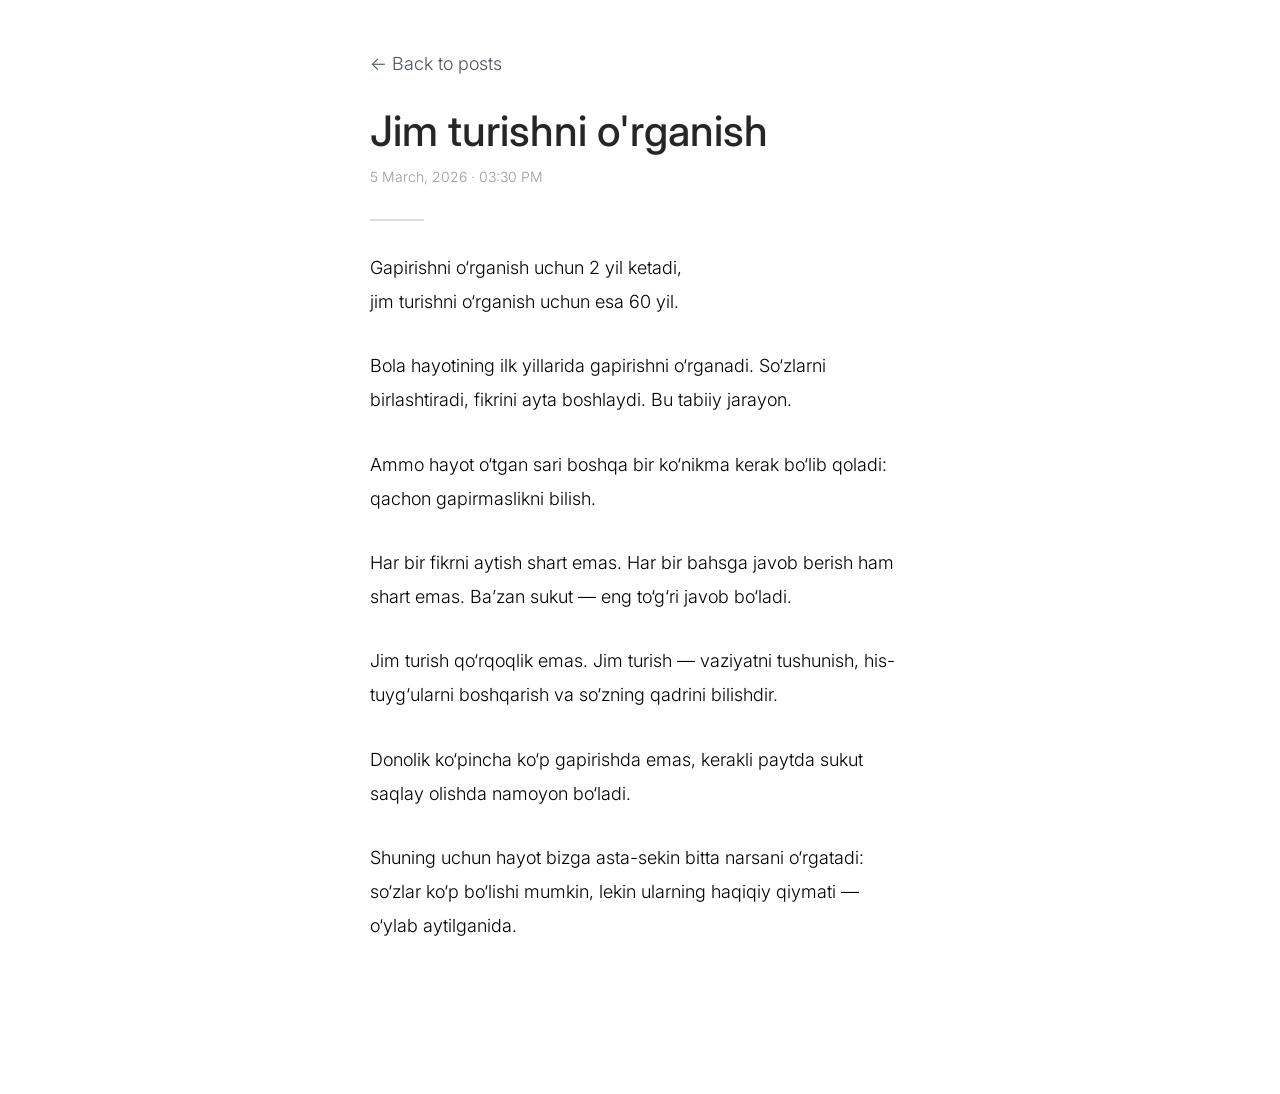
<file: blog/jim-turishni-organish/index.html>
<!DOCTYPE html>
<html lang="en">

<head>
    <meta charset="utf-8">
    <meta name="viewport" content="width=device-width, initial-scale=1.0">
    <title>Jim turishni o&#39;rganish</title>
    <meta name="author" content="Bekzod">
    <meta property="og:site_name" content="Tutorbek's Blog"/>
    <meta property="og:description" content="Gapirishni o‘rganish uchun 2 yil ketadi, jim turishni o‘rganish uchun esa 60 yil. Bola hayotining ilk yillarida gapirishni o‘rganadi. So‘zlarni birlashtiradi, fikrini ayta boshlaydi. Bu tabiiy jarayon. Ammo hayot o‘tgan ">
    <link rel="preconnect" href="https://fonts.googleapis.com"/>
    <link rel="preconnect" href="https://fonts.gstatic.com" crossorigin/>
    <link href="https://fonts.googleapis.com/css2?family=Geist+Mono:wght@100..900&family=Inter:wght@200;300;400;500;600&display=swap" rel="stylesheet"/>
    <meta name="msapplication-TileColor" content="#da532c">
    <meta name="theme-color" content="#ffffff">
    <link rel="icon" type="image/png" href="/static/assets/images/icons/javaicon.png"/>
    <link rel="stylesheet" href="/site.css"/>
</head>

<body>

<div class="progress-bar">
    <div class="bar"></div>
</div>

<main class="blog-wrap blog-wrap--post">
    <div id="archive">
        <div class="back-row">
            <a href="../index.html" class="text-gray-600 hover:text-gray-800 transition-colors text-lg">&larr; Back to posts</a>
        </div>
    </div>

    <div class="article-header">
        <h1 class="title">Jim turishni o&#39;rganish</h1>
        <div class="date">
            <span>5 March, 2026 · 03:30 PM</span>
        </div>
    </div>

    <article class="content">
        <p>Gapirishni o‘rganish uchun 2 yil ketadi,<br>jim turishni o‘rganish uchun esa 60 yil.</p><p>Bola hayotining ilk yillarida gapirishni o‘rganadi. So‘zlarni birlashtiradi, fikrini ayta boshlaydi. Bu tabiiy jarayon.</p><p>Ammo hayot o‘tgan sari boshqa bir ko‘nikma kerak bo‘lib qoladi: qachon gapirmaslikni bilish.</p><p>Har bir fikrni aytish shart emas. Har bir bahsga javob berish ham shart emas. Ba’zan sukut — eng to‘g‘ri javob bo‘ladi.</p><p>Jim turish qo‘rqoqlik emas. Jim turish — vaziyatni tushunish, his-tuyg‘ularni boshqarish va so‘zning qadrini bilishdir.</p><p>Donolik ko‘pincha ko‘p gapirishda emas, kerakli paytda sukut saqlay olishda namoyon bo‘ladi.</p><p>Shuning uchun hayot bizga asta-sekin bitta narsani o‘rgatadi:<br>so‘zlar ko‘p bo‘lishi mumkin, lekin ularning haqiqiy qiymati — o‘ylab aytilganida.</p>
    </article>
</main>

<script>
    var progressBar = document.querySelector('.progress-bar .bar');
    if (progressBar) {
        window.addEventListener('scroll', function () {
            var pixelScrolled = window.scrollY;
            var viewportHeight = window.innerHeight;
            var totalHeight = document.body.scrollHeight;
            progressBar.style.width = (pixelScrolled / (totalHeight - viewportHeight)) * 100 + '%';
        });
    }
</script>
<script src="/site.js" defer></script>
</body>

</html>
</file>
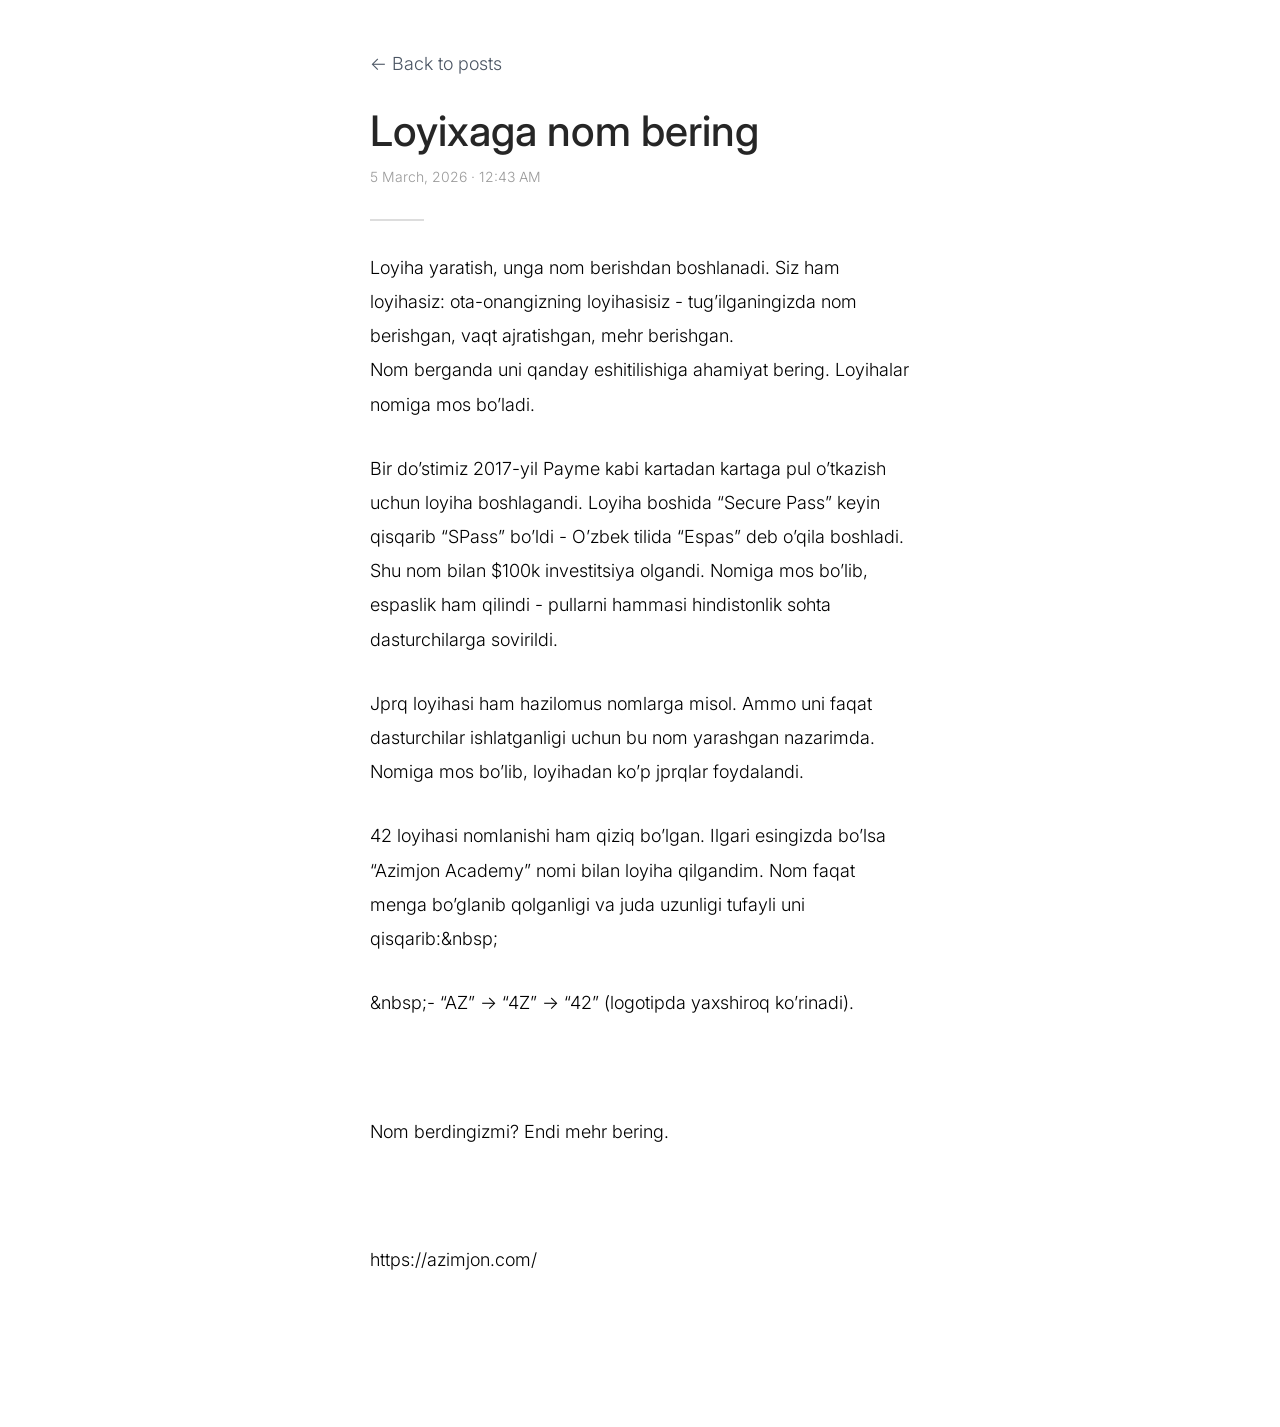
<file: blog/loyixaga-nom-bering/index.html>
<!DOCTYPE html>
<html lang="en">

<head>
    <meta charset="utf-8">
    <meta name="viewport" content="width=device-width, initial-scale=1.0">
    <title>Loyixaga nom bering</title>
    <meta name="author" content="Bekzod">
    <meta property="og:site_name" content="Tutorbek's Blog"/>
    <meta property="og:description" content="Loyiha yaratish, unga nom berishdan boshlanadi. Siz ham loyihasiz: ota-onangizning loyihasisiz - tug’ilganingizda nom berishgan, vaqt ajratishgan, mehr berishgan.&amp;nbsp; Nom berganda uni qanday eshitilishiga ahamiyat beri">
    <link rel="preconnect" href="https://fonts.googleapis.com"/>
    <link rel="preconnect" href="https://fonts.gstatic.com" crossorigin/>
    <link href="https://fonts.googleapis.com/css2?family=Geist+Mono:wght@100..900&family=Inter:wght@200;300;400;500;600&display=swap" rel="stylesheet"/>
    <meta name="msapplication-TileColor" content="#da532c">
    <meta name="theme-color" content="#ffffff">
    <link rel="icon" type="image/png" href="/static/assets/images/icons/javaicon.png"/>
    <link rel="stylesheet" href="/site.css"/>
</head>

<body>

<div class="progress-bar">
    <div class="bar"></div>
</div>

<main class="blog-wrap blog-wrap--post">
    <div id="archive">
        <div class="back-row">
            <a href="../index.html" class="text-gray-600 hover:text-gray-800 transition-colors text-lg">&larr; Back to posts</a>
        </div>
    </div>

    <div class="article-header">
        <h1 class="title">Loyixaga nom bering</h1>
        <div class="date">
            <span>5 March, 2026 · 12:43 AM</span>
        </div>
    </div>

    <article class="content">
        <div><h1>Loyiha yaratish, unga nom berishdan boshlanadi. Siz ham loyihasiz: ota-onangizning loyihasisiz - tug’ilganingizda nom berishgan, vaqt ajratishgan, mehr berishgan.&nbsp;</h1></div><p>Nom berganda uni qanday eshitilishiga ahamiyat bering. Loyihalar nomiga mos bo’ladi.</p><p>Bir do’stimiz 2017-yil Payme kabi kartadan kartaga pul o’tkazish uchun loyiha boshlagandi. Loyiha boshida “Secure Pass” keyin qisqarib “SPass” bo’ldi - O’zbek tilida “Espas” deb o’qila boshladi. Shu nom bilan $100k investitsiya olgandi. Nomiga mos bo’lib, espaslik ham qilindi - pullarni hammasi hindistonlik sohta dasturchilarga sovirildi.</p><p>Jprq loyihasi ham hazilomus nomlarga misol. Ammo uni faqat dasturchilar ishlatganligi uchun bu nom yarashgan nazarimda. Nomiga mos bo’lib, loyihadan ko’p jprqlar foydalandi.</p><p>42 loyihasi nomlanishi ham qiziq bo’lgan. Ilgari esingizda bo’lsa “Azimjon Academy” nomi bilan loyiha qilgandim. Nom faqat menga bo’glanib qolganligi va juda uzunligi tufayli uni qisqarib:&amp;nbsp;</p><p>&amp;nbsp;- “AZ” -&gt; “4Z” -&gt; “42” (logotipda yaxshiroq ko’rinadi).</p><p><br></p><p>Nom berdingizmi? Endi mehr bering.</p><p><br></p><div><a href="https://azimjon.com/" target="_blank" rel="noopener noreferrer">https://azimjon.com/<br></a></div>
    </article>
</main>

<script>
    var progressBar = document.querySelector('.progress-bar .bar');
    if (progressBar) {
        window.addEventListener('scroll', function () {
            var pixelScrolled = window.scrollY;
            var viewportHeight = window.innerHeight;
            var totalHeight = document.body.scrollHeight;
            progressBar.style.width = (pixelScrolled / (totalHeight - viewportHeight)) * 100 + '%';
        });
    }
</script>
<script src="/site.js" defer></script>
</body>

</html>
</file>
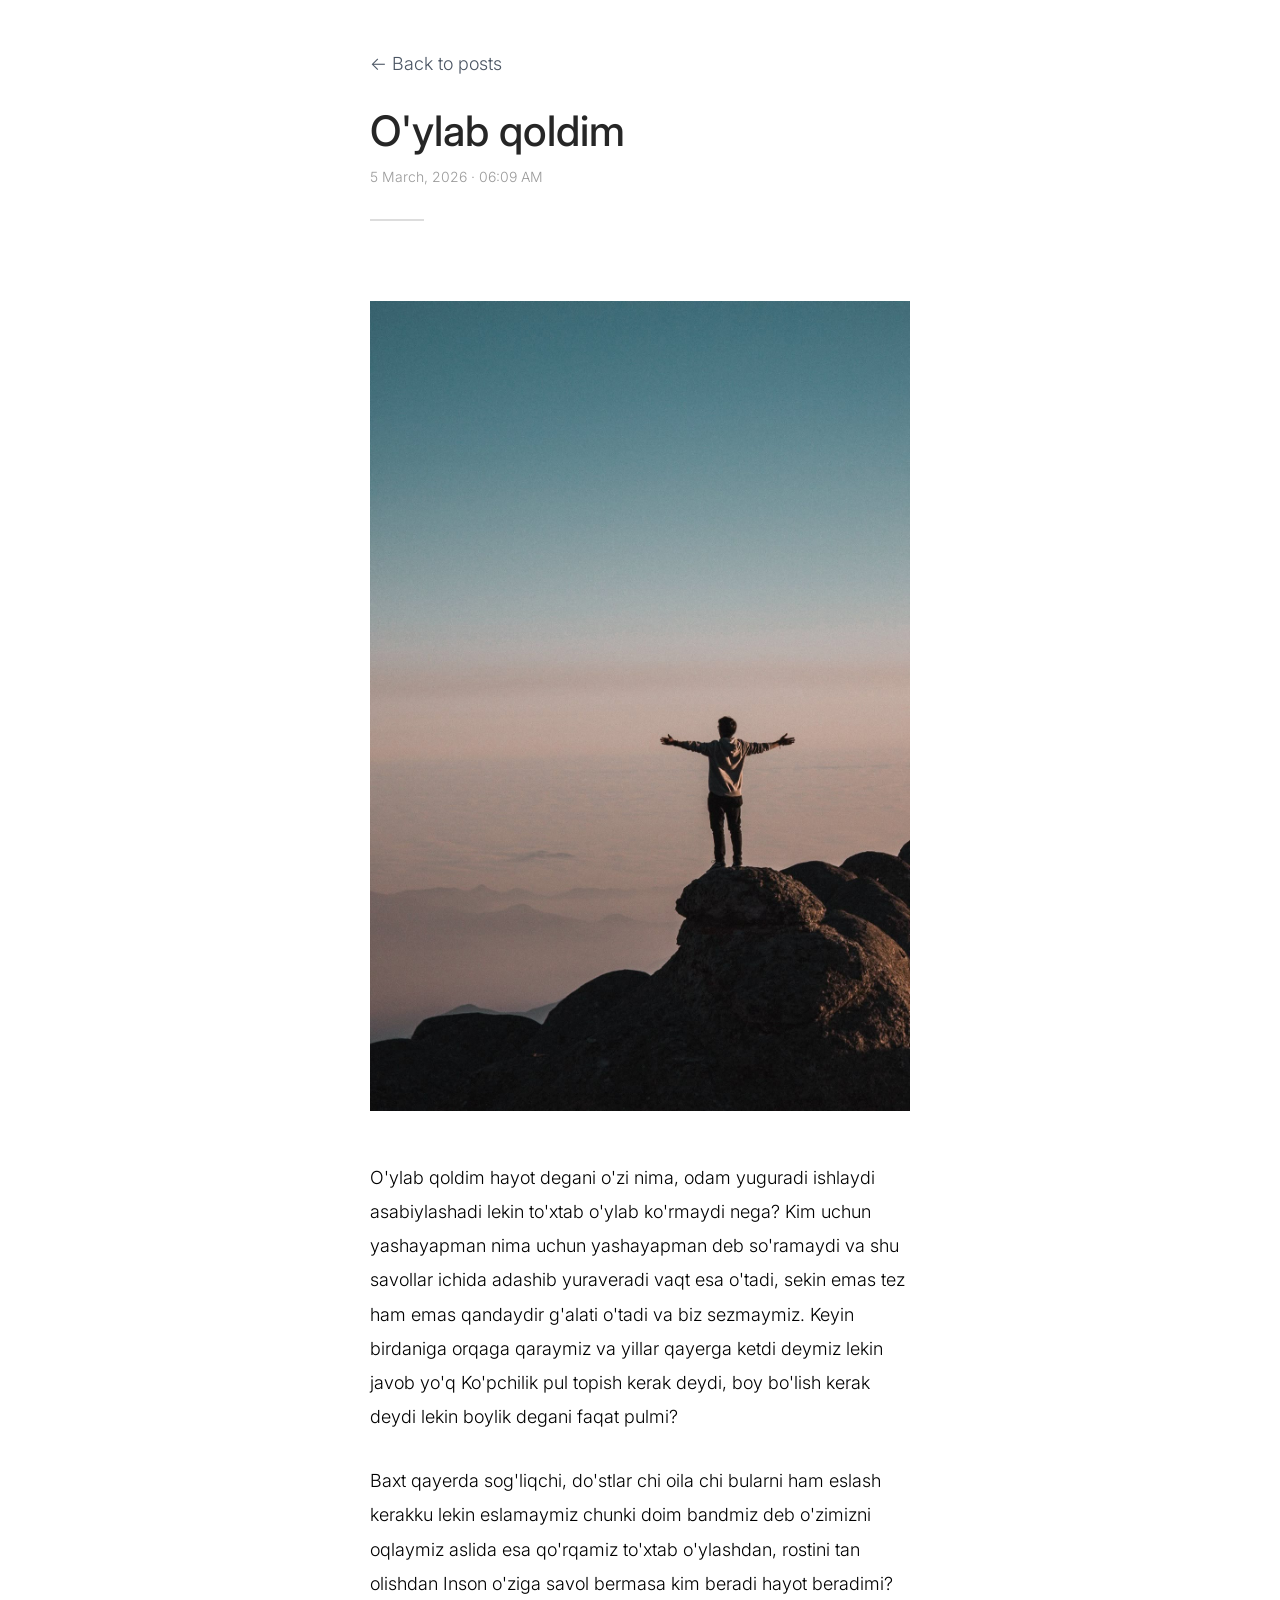
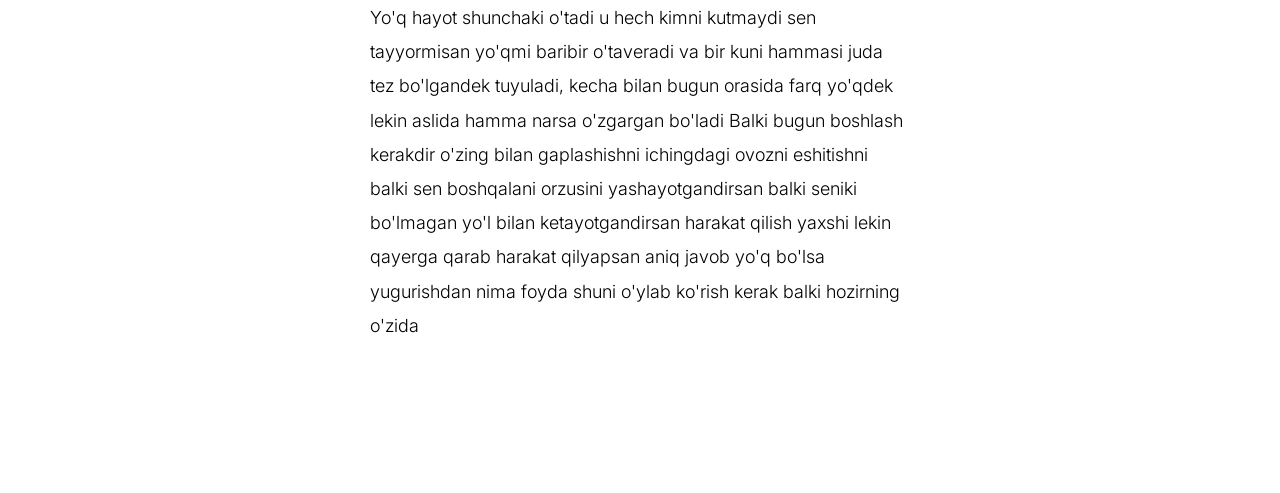
<file: blog/oylab-qoldim-3/index.html>
<!DOCTYPE html>
<html lang="en">

<head>
    <meta charset="utf-8">
    <meta name="viewport" content="width=device-width, initial-scale=1.0">
    <title>O&#39;ylab qoldim</title>
    <meta name="author" content="Bekzod">
    <meta property="og:site_name" content="Tutorbek's Blog"/>
    <meta property="og:description" content="O&#39;ylab qoldim hayot degani o&#39;zi nima, odam yuguradi ishlaydi asabiylashadi lekin to&#39;xtab o&#39;ylab ko&#39;rmaydi nega? Kim uchun yashayapman nima uchun yashayapman deb so&#39;ramaydi va shu savollar ichida adashib yuraveradi vaqt e">
    <link rel="preconnect" href="https://fonts.googleapis.com"/>
    <link rel="preconnect" href="https://fonts.gstatic.com" crossorigin/>
    <link href="https://fonts.googleapis.com/css2?family=Geist+Mono:wght@100..900&family=Inter:wght@200;300;400;500;600&display=swap" rel="stylesheet"/>
    <meta name="msapplication-TileColor" content="#da532c">
    <meta name="theme-color" content="#ffffff">
    <link rel="icon" type="image/png" href="/static/assets/images/icons/javaicon.png"/>
    <link rel="stylesheet" href="/site.css"/>
</head>

<body>

<div class="progress-bar">
    <div class="bar"></div>
</div>

<main class="blog-wrap blog-wrap--post">
    <div id="archive">
        <div class="back-row">
            <a href="../index.html" class="text-gray-600 hover:text-gray-800 transition-colors text-lg">&larr; Back to posts</a>
        </div>
    </div>

    <div class="article-header">
        <h1 class="title">O&#39;ylab qoldim</h1>
        <div class="date">
            <span>5 March, 2026 · 06:09 AM</span>
        </div>
    </div>

    <article class="content">
        <p><img class="uploaded-image" src="/blog/media/023afd17b4436f3f4b23bfac04d2b467-1772673091932-md38g7.jpg" alt="023afd17b4436f3f4b23bfac04d2b467.jpg"></p><p>O'ylab qoldim hayot degani o'zi nima, odam yuguradi ishlaydi asabiylashadi lekin to'xtab o'ylab ko'rmaydi nega? Kim uchun yashayapman nima uchun yashayapman deb so'ramaydi va shu savollar ichida adashib yuraveradi vaqt esa o'tadi, sekin emas tez ham emas qandaydir g'alati o'tadi va biz sezmaymiz. Keyin birdaniga orqaga qaraymiz va yillar qayerga ketdi deymiz lekin javob yo'q Ko'pchilik pul topish kerak deydi, boy bo'lish kerak deydi lekin boylik degani faqat pulmi?</p><p>Baxt qayerda sog'liqchi, do'stlar chi oila chi bularni ham eslash kerakku lekin eslamaymiz chunki doim bandmiz deb o'zimizni oqlaymiz aslida esa qo'rqamiz to'xtab o'ylashdan, rostini tan olishdan Inson o'ziga savol bermasa kim beradi hayot beradimi? Yo'q hayot shunchaki o'tadi u hech kimni kutmaydi sen tayyormisan yo'qmi baribir o'taveradi va bir kuni hammasi juda tez bo'lgandek tuyuladi, kecha bilan bugun orasida farq yo'qdek lekin aslida hamma narsa o'zgargan bo'ladi Balki bugun boshlash kerakdir o'zing bilan gaplashishni ichingdagi ovozni eshitishni balki sen boshqalani orzusini yashayotgandirsan balki seniki bo'lmagan yo'l bilan ketayotgandirsan harakat qilish yaxshi lekin qayerga qarab harakat qilyapsan aniq javob yo'q bo'lsa yugurishdan nima foyda shuni o'ylab ko'rish kerak balki hozirning o'zida</p>
    </article>
</main>

<script>
    var progressBar = document.querySelector('.progress-bar .bar');
    if (progressBar) {
        window.addEventListener('scroll', function () {
            var pixelScrolled = window.scrollY;
            var viewportHeight = window.innerHeight;
            var totalHeight = document.body.scrollHeight;
            progressBar.style.width = (pixelScrolled / (totalHeight - viewportHeight)) * 100 + '%';
        });
    }
</script>
<script src="/site.js" defer></script>
</body>

</html>
</file>
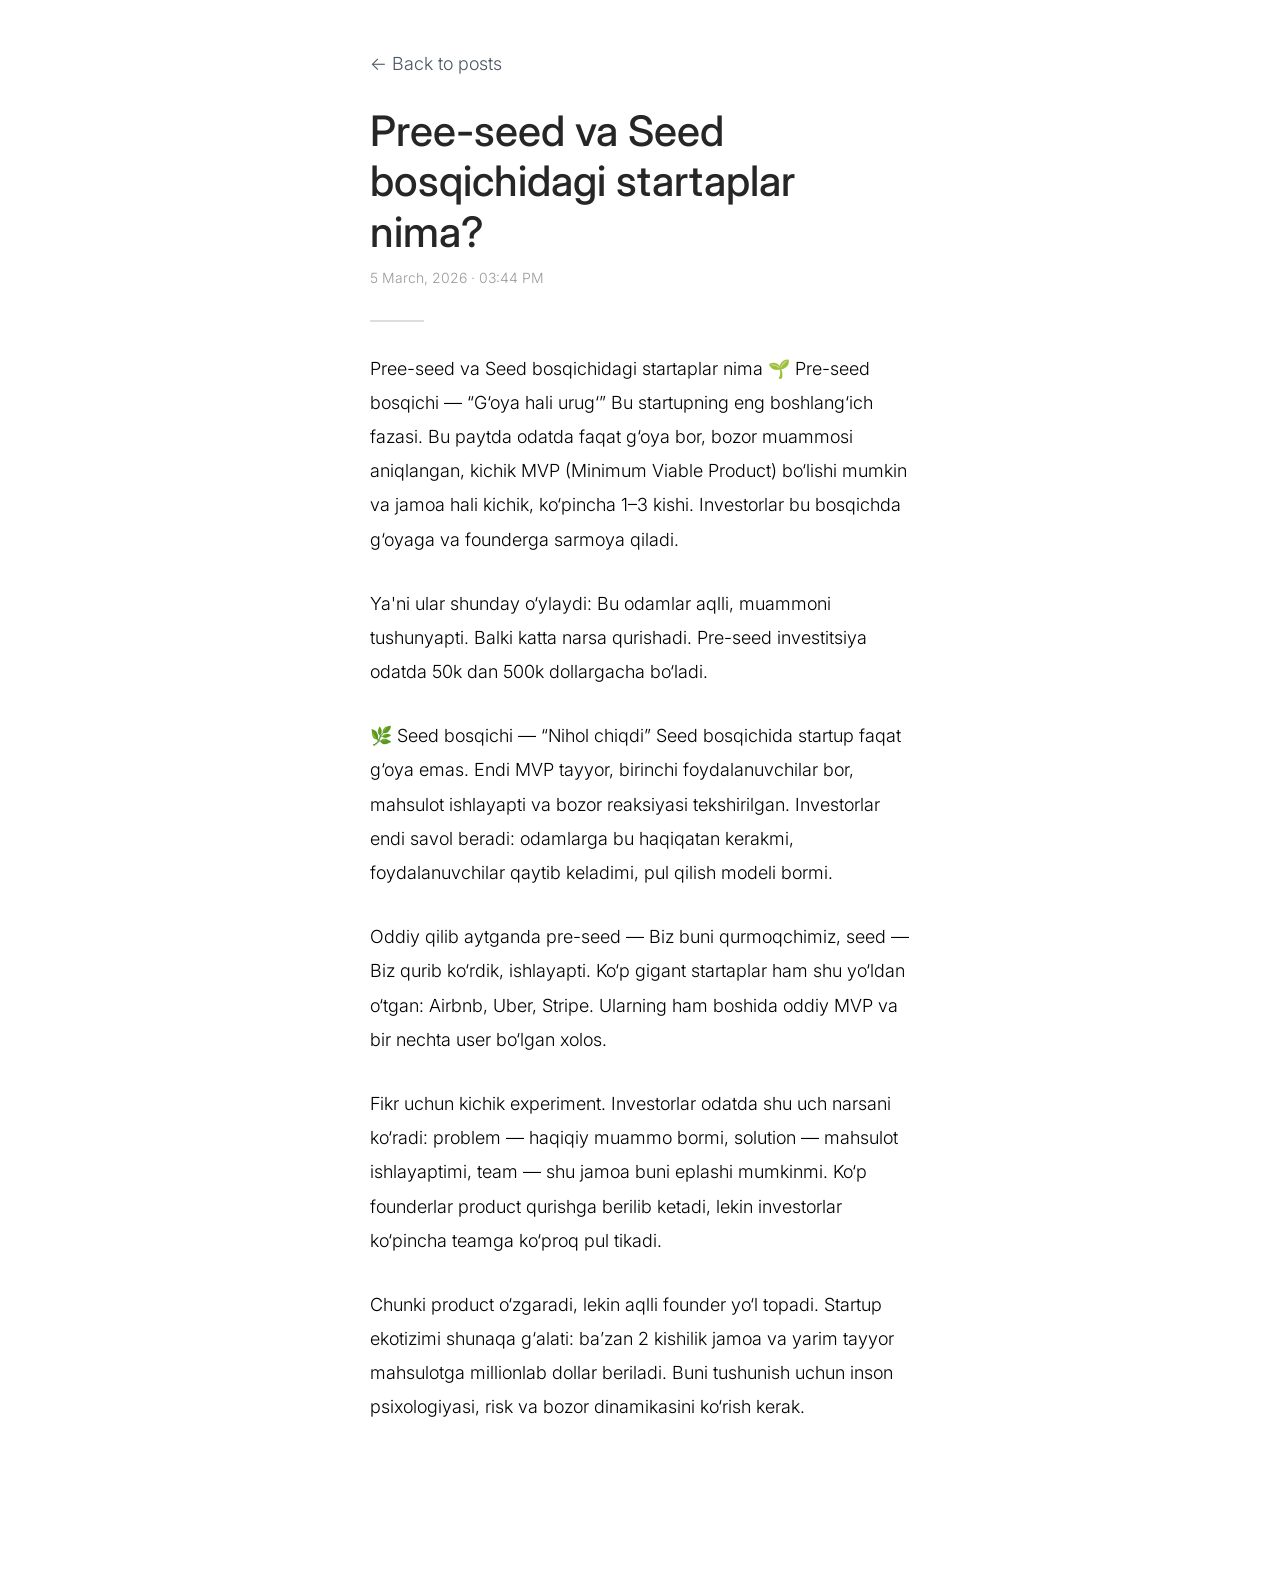
<file: blog/pree-seed-va-seed-bosqichidagi-startaplar-nima/index.html>
<!DOCTYPE html>
<html lang="en">

<head>
    <meta charset="utf-8">
    <meta name="viewport" content="width=device-width, initial-scale=1.0">
    <title>Pree-seed va Seed bosqichidagi startaplar nima?</title>
    <meta name="author" content="Bekzod">
    <meta property="og:site_name" content="Tutorbek's Blog"/>
    <meta property="og:description" content="Pree-seed va Seed bosqichidagi startaplar nima 🌱 Pre-seed bosqichi — “G‘oya hali urug‘” Bu startupning eng boshlang‘ich fazasi. Bu paytda odatda faqat g‘oya bor, bozor muammosi aniqlangan, kichik MVP (Minimum Viable Pro">
    <link rel="preconnect" href="https://fonts.googleapis.com"/>
    <link rel="preconnect" href="https://fonts.gstatic.com" crossorigin/>
    <link href="https://fonts.googleapis.com/css2?family=Geist+Mono:wght@100..900&family=Inter:wght@200;300;400;500;600&display=swap" rel="stylesheet"/>
    <meta name="msapplication-TileColor" content="#da532c">
    <meta name="theme-color" content="#ffffff">
    <link rel="icon" type="image/png" href="/static/assets/images/icons/javaicon.png"/>
    <link rel="stylesheet" href="/site.css"/>
</head>

<body>

<div class="progress-bar">
    <div class="bar"></div>
</div>

<main class="blog-wrap blog-wrap--post">
    <div id="archive">
        <div class="back-row">
            <a href="../index.html" class="text-gray-600 hover:text-gray-800 transition-colors text-lg">&larr; Back to posts</a>
        </div>
    </div>

    <div class="article-header">
        <h1 class="title">Pree-seed va Seed bosqichidagi startaplar nima?</h1>
        <div class="date">
            <span>5 March, 2026 · 03:44 PM</span>
        </div>
    </div>

    <article class="content">
        <p>Pree-seed va Seed bosqichidagi startaplar nima
🌱 Pre-seed bosqichi — “G‘oya hali urug‘”
Bu startupning eng boshlang‘ich fazasi. Bu paytda odatda faqat g‘oya bor, bozor muammosi aniqlangan, kichik MVP (Minimum Viable Product) bo‘lishi mumkin va jamoa hali kichik, ko‘pincha 1–3 kishi. Investorlar bu bosqichda g‘oyaga va founderga sarmoya qiladi.</p><p>Ya'ni ular shunday o‘ylaydi: Bu odamlar aqlli, muammoni tushunyapti. Balki katta narsa qurishadi. Pre-seed investitsiya odatda 50k dan 500k dollargacha bo‘ladi.</p><p>🌿 Seed bosqichi — “Nihol chiqdi”
Seed bosqichida startup faqat g‘oya emas. Endi MVP tayyor, birinchi foydalanuvchilar bor, mahsulot ishlayapti va bozor reaksiyasi tekshirilgan. Investorlar endi savol beradi: odamlarga bu haqiqatan kerakmi, foydalanuvchilar qaytib keladimi, pul qilish modeli bormi.</p><p>Oddiy qilib aytganda pre-seed — Biz buni qurmoqchimiz, seed — Biz qurib ko‘rdik, ishlayapti. Ko‘p gigant startaplar ham shu yo‘ldan o‘tgan: Airbnb, Uber, Stripe. Ularning ham boshida oddiy MVP va bir nechta user bo‘lgan xolos.</p><p>Fikr uchun kichik experiment. Investorlar odatda shu uch narsani ko‘radi: problem — haqiqiy muammo bormi, solution — mahsulot ishlayaptimi, team — shu jamoa buni eplashi mumkinmi. Ko‘p founderlar product qurishga berilib ketadi, lekin investorlar ko‘pincha teamga ko‘proq pul tikadi.</p><p>Chunki product o‘zgaradi, lekin aqlli founder yo‘l topadi. Startup ekotizimi shunaqa g‘alati: ba’zan 2 kishilik jamoa va yarim tayyor mahsulotga millionlab dollar beriladi. Buni tushunish uchun inson psixologiyasi, risk va bozor dinamikasini ko‘rish kerak.</p>
    </article>
</main>

<script>
    var progressBar = document.querySelector('.progress-bar .bar');
    if (progressBar) {
        window.addEventListener('scroll', function () {
            var pixelScrolled = window.scrollY;
            var viewportHeight = window.innerHeight;
            var totalHeight = document.body.scrollHeight;
            progressBar.style.width = (pixelScrolled / (totalHeight - viewportHeight)) * 100 + '%';
        });
    }
</script>
<script src="/site.js" defer></script>
</body>

</html>
</file>
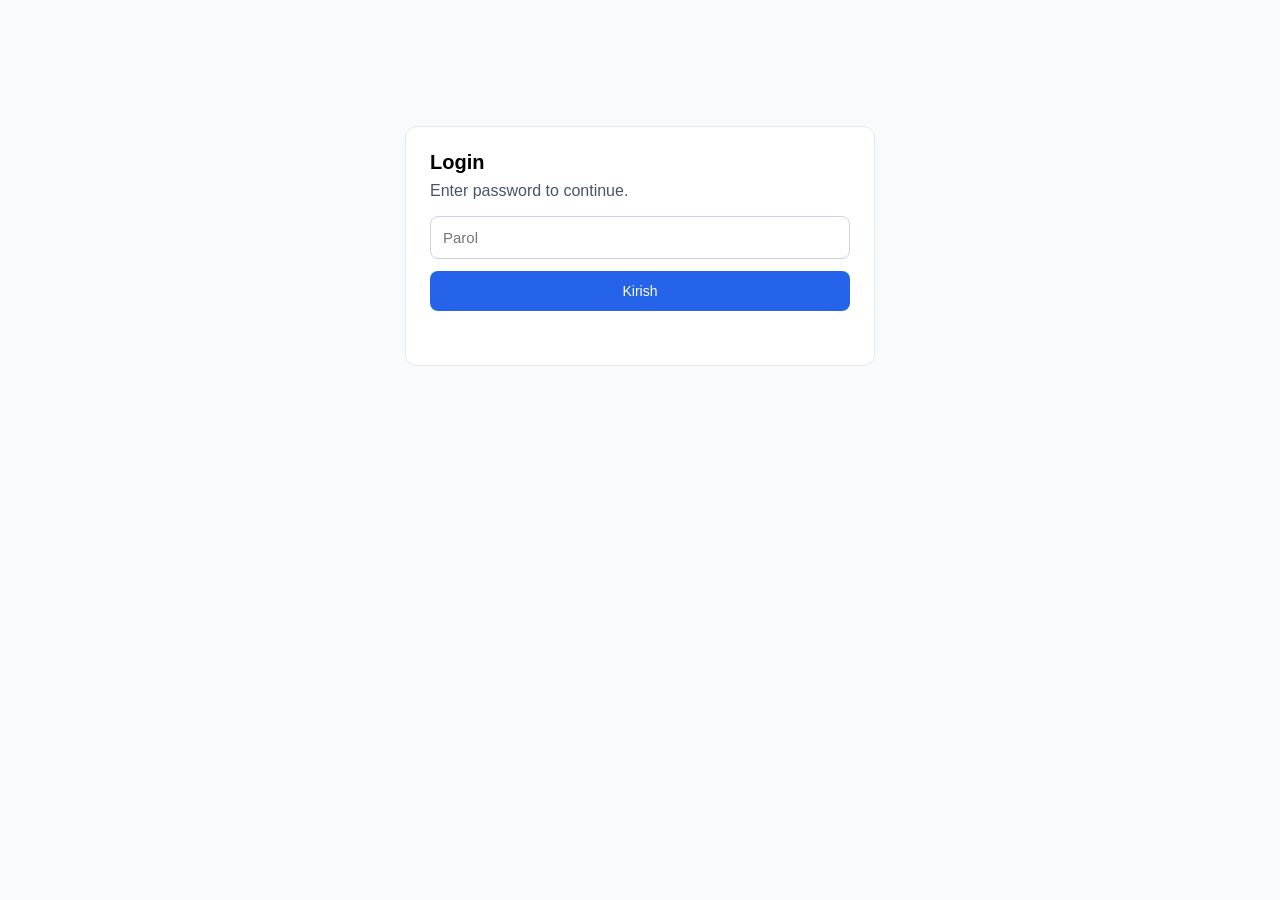
<file: login.html>
<!DOCTYPE html>
<html lang="uz">
<head>
  <meta charset="UTF-8" />
  <meta name="viewport" content="width=device-width, initial-scale=1.0" />
  <title>Login</title>
  <style>
    body { font-family: Inter, -apple-system, sans-serif; background: #f8fafc; margin: 0; }
    .card { max-width: 420px; margin: 14vh auto; background: #fff; border: 1px solid #e2e8f0; border-radius: 12px; padding: 24px; }
    h1 { margin: 0 0 8px; font-size: 20px; }
    p { margin: 0 0 16px; color: #475569; }
    input { width: 100%; padding: 12px; border: 1px solid #cbd5e1; border-radius: 8px; font-size: 15px; box-sizing: border-box; }
    button { margin-top: 12px; width: 100%; padding: 12px; border: 0; border-radius: 8px; background: #2563eb; color: #fff; font-size: 14px; cursor: pointer; }
    button:disabled { background: #93c5fd; cursor: not-allowed; }
    .status { margin-top: 10px; color: #dc2626; min-height: 20px; font-size: 14px; }
  </style>
</head>
<body>
  <div class="card">
    <h1>Login</h1>
    <p>Enter password to continue.</p>
    <div>
      <input id="password" type="password" placeholder="Parol" autocomplete="current-password" />
      <button id="loginBtn" onclick="doLogin()">Kirish</button>
    </div>
    <div class="status" id="status"></div>
  </div>

  <script>
    // "next" parametrini URL dan olish
    function getNextPath() {
      const params = new URLSearchParams(window.location.search);
      const next = params.get("next") || "/blog/createpost";
      // Faqat relative path ruxsat beriladi (xavfsizlik uchun)
      if (/^https?:\/\//i.test(next)) return "/blog/createpost";
      return next;
    }

    // Xato ko'rsatish
    if (new URLSearchParams(window.location.search).get("auth") === "failed") {
      document.getElementById("status").textContent = "Parol noto'g'ri";
    }

    // Enter tugmasi bilan yuborish
    document.getElementById("password").addEventListener("keydown", function(e) {
      if (e.key === "Enter") doLogin();
    });

    async function doLogin() {
      const password = document.getElementById("password").value.trim();
      const btn = document.getElementById("loginBtn");
      const statusEl = document.getElementById("status");

      if (!password) {
        statusEl.textContent = "Parolni kiriting";
        return;
      }

      btn.disabled = true;
      btn.textContent = "Tekshirilmoqda...";
      statusEl.textContent = "";

      try {
        // Backend serverga (tutorbek.com) so'rov yuborish
        const res = await fetch("https://tutorbek.com/auth/login", {
          method: "POST",
          headers: { "Content-Type": "application/json" },
          credentials: "include", // cookie saqlash uchun
          body: JSON.stringify({
            password: password,
            next: getNextPath(),
          }),
        });

        const data = await res.json();

        if (res.ok && data.ok) {
          // Muvaffaqiyatli — backend serverga yo'naltirish
          window.location.href = data.next || "/blog/createpost";
          console.log('Login successful, redirecting to:', data.next);
        } else {
          statusEl.textContent = data.error || "Parol noto'g'ri";
          btn.disabled = false;
          btn.textContent = "Kirish";
        }
      } catch (err) {
        statusEl.textContent = "Server bilan bog'lanib bo'lmadi";
        btn.disabled = false;
        btn.textContent = "Kirish";
      }
    }
  </script>
</body>
</html>
</file>
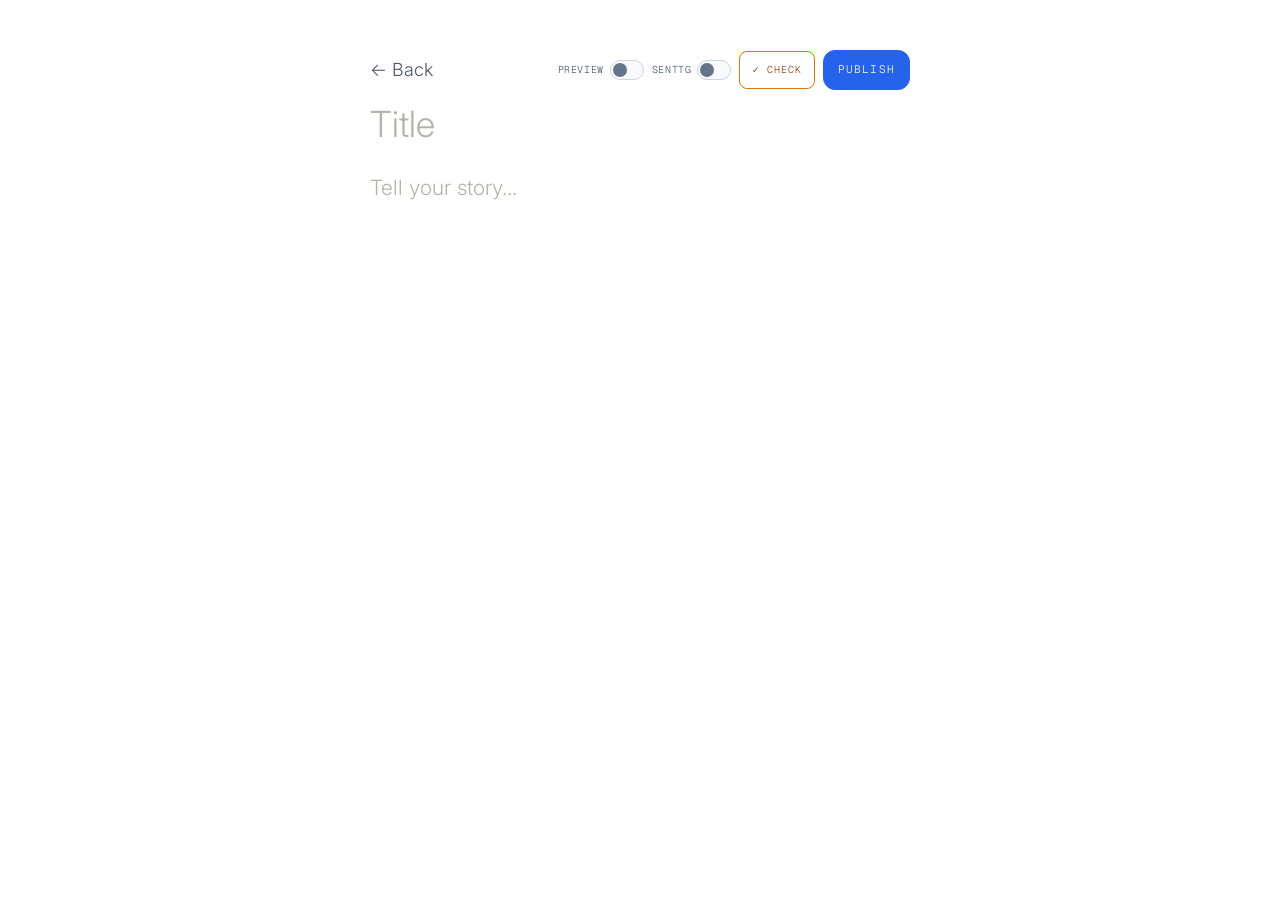
<file: blog/createpost.html>
<!DOCTYPE html>
<html lang="uz" data-theme="light">
<head>
<meta charset="UTF-8">
<meta name="viewport" content="width=device-width, initial-scale=1.0">
<title>Create Post | Tutorbek.com</title>
<link rel="preconnect" href="https://fonts.googleapis.com">
<link rel="preconnect" href="https://fonts.gstatic.com" crossorigin>
<link href="https://fonts.googleapis.com/css2?family=Geist+Mono:wght@100..900&family=Inter:wght@200;300;400;500;600&display=swap" rel="stylesheet">
<link rel="stylesheet" href="/site.css">
  <link rel="icon" type="image/png" href="/static/assets/images/icons/javaicon.png" />

  <style>
  body {
    background: #ffffff;
  }

  .blog-wrap--editor {
    max-width: 1040px;
    padding: 50px 250px 100px;
    grid-template-columns: 1fr;
    gap: 0;
  }

  .editor-shell {
    background: #ffffff;
    border: none;
    padding: 0;
  }

  .editor-top {
    display: flex;
    align-items: center;
    justify-content: space-between;
    gap: 10px;
    margin-bottom: 14px;
    flex-wrap: nowrap;
  }

  .editor-top .back-row {
    margin-bottom: 0;
    flex-shrink: 0;
  }

  .editor-actions {
    display: inline-flex;
    align-items: center;
    gap: 8px;
    flex-wrap: nowrap;
    min-width: 0;
  }

  .publish-btn {
    border: 1px solid #2563eb;
    background: #2563eb;
    color: #ffffff;
    font-family: 'Geist Mono', monospace;
    font-size: 11px;
    letter-spacing: 0.11em;
    text-transform: uppercase;
    padding: 10px 14px;
    border-radius: 12px;
    cursor: pointer;
    transition: background 0.2s, border-color 0.2s;
    white-space: nowrap;
  }

  .grammar-btn {
    border: 1px solid #d97706;
    background: transparent;
    color: #92400e;
    font-family: 'Geist Mono', monospace;
    font-size: 10px;
    letter-spacing: 0.1em;
    text-transform: uppercase;
    padding: 10px 12px;
    border-radius: 8px;
    cursor: pointer;
    transition: background 0.2s, border-color 0.2s, color 0.2s;
    white-space: nowrap;
  }

  .grammar-btn:hover {
    background: #fffbeb;
  }

  .grammar-btn.checking {
    opacity: 0.6;
    pointer-events: none;
  }

  .grammar-panel {
    display: none;
    margin: 14px 0 18px;
    border: 1px solid #fde68a;
    border-radius: 10px;
    background: #fffbeb;
    padding: 14px;
    font-family: 'Inter', -apple-system, sans-serif;
    font-size: 14px;
    line-height: 1.7;
    color: #78350f;
  }

  .grammar-panel.visible {
    display: block;
  }

  .grammar-panel-head {
    display: flex;
    justify-content: space-between;
    align-items: center;
    margin-bottom: 8px;
    font-family: 'Geist Mono', monospace;
    font-size: 11px;
    color: #92400e;
    text-transform: uppercase;
    letter-spacing: .08em;
  }

  .grammar-panel-head-actions {
    display: flex;
    align-items: center;
    gap: 6px;
  }

  .grammar-accept-all-btn {
    background: #065f46;
    color: #fff;
    border: none;
    font-family: 'Geist Mono', monospace;
    font-size: 10px;
    letter-spacing: 0.06em;
    text-transform: uppercase;
    padding: 5px 10px;
    border-radius: 6px;
    cursor: pointer;
    transition: background 0.15s;
  }

  .grammar-accept-all-btn:hover {
    background: #047857;
  }

  .grammar-panel-close {
    background: none;
    border: none;
    color: #92400e;
    cursor: pointer;
    font-size: 16px;
    padding: 2px 6px;
    border-radius: 4px;
  }

  .grammar-panel-close:hover {
    background: #fde68a;
  }

  .grammar-issue {
    padding: 8px 0;
    border-bottom: 1px solid #fde68a;
    display: flex;
    align-items: flex-start;
    gap: 8px;
  }

  .grammar-issue:last-child {
    border-bottom: none;
  }

  .grammar-issue.accepted {
    opacity: 0.4;
    text-decoration: line-through;
    pointer-events: none;
  }

  .grammar-issue-body {
    flex: 1;
    min-width: 0;
  }

  .grammar-issue-type {
    font-family: 'Geist Mono', monospace;
    font-size: 10px;
    letter-spacing: 0.05em;
    text-transform: uppercase;
    color: #b45309;
    margin-right: 6px;
  }

  .grammar-issue-preview {
    display: inline;
    font-size: 13px;
    color: #92400e;
    background: #fef3c7;
    border-radius: 3px;
    padding: 0 4px;
    margin-left: 4px;
  }

  .grammar-issue-arrow {
    color: #b45309;
    margin: 0 4px;
    font-size: 12px;
  }

  .grammar-issue-suggestion {
    display: inline;
    font-size: 13px;
    color: #065f46;
    background: #d1fae5;
    border-radius: 3px;
    padding: 0 4px;
  }

  .grammar-accept-btn {
    flex-shrink: 0;
    background: #d1fae5;
    color: #065f46;
    border: 1px solid #a7f3d0;
    font-family: 'Geist Mono', monospace;
    font-size: 10px;
    letter-spacing: 0.04em;
    text-transform: uppercase;
    padding: 4px 8px;
    border-radius: 5px;
    cursor: pointer;
    transition: background 0.15s;
    white-space: nowrap;
  }

  .grammar-accept-btn:hover {
    background: #a7f3d0;
  }

  .grammar-ok {
    color: #065f46;
    font-size: 14px;
  }

  /* Qizil chiziq — editorga xato marker */
  .grammar-error-mark {
    text-decoration: underline wavy #dc2626;
    text-decoration-skip-ink: none;
    text-underline-offset: 3px;
    background: rgba(220, 38, 38, 0.06);
    border-radius: 2px;
  }


  .field-flash-error {
    animation: fieldFlashError 0.65s ease-in-out 2;
  }

  @keyframes fieldFlashError {
    0%, 100% {
      box-shadow: 0 0 0 0 rgba(220, 38, 38, 0);
      border-color: transparent;
    }
    50% {
      box-shadow: 0 0 0 3px rgba(220, 38, 38, 0.25);
      border-color: #dc2626;
    }
  }

  .title-input.field-flash-error {
    border-radius: 10px;
    background: rgba(220, 38, 38, 0.04);
  }

  .body-editor.field-flash-error {
    border-radius: 10px;
    background: rgba(220, 38, 38, 0.04);
  }

  .toggle-chip {
    display: inline-flex;
    align-items: center;
    gap: 6px;
    font-family: 'Geist Mono', monospace;
    font-size: 10px;
    letter-spacing: 0.06em;
    text-transform: uppercase;
    color: #475569;
    user-select: none;
  }

  .toggle-chip input {
    position: absolute;
    opacity: 0;
    pointer-events: none;
  }

  .toggle-slider {
    width: 34px;
    height: 20px;
    border-radius: 999px;
    border: 1px solid #cbd5e1;
    background: #f8fafc;
    position: relative;
    transition: background 0.2s, border-color 0.2s;
  }

  .toggle-slider::after {
    content: "";
    position: absolute;
    top: 2px;
    left: 2px;
    width: 14px;
    height: 14px;
    border-radius: 50%;
    background: #64748b;
    transition: transform 0.2s, background 0.2s;
  }

  .toggle-chip input:checked + .toggle-slider {
    border-color: #2563eb;
    background: #dbeafe;
  }

  .toggle-chip input:checked + .toggle-slider::after {
    transform: translateX(14px);
    background: #2563eb;
  }

  .title-input {
    width: 100%;
    border: none;
    outline: none;
    background: transparent;
    color: var(--text);
    font-family: 'Inter', -apple-system, sans-serif;
    font-size: clamp(28px, 4vw, 36px);
    font-weight: 300;
    line-height: 1.15;
    margin-bottom: 14px;
    resize: none;
    min-height: 44px;
    overflow: hidden;
  }

  .title-input::placeholder {
    color: #b3b3ad;
  }

  .body-editor {
    width: 100%;
    min-height: 420px;
    border: none;
    outline: none;
    background: transparent;
    font-family: 'Inter', -apple-system, sans-serif;
    font-size: 21px;
    font-weight: 300;
    line-height: 1.8;
    color: var(--text-sec);
    caret-color: var(--accent);
  }

  .body-editor b,
  .body-editor strong {
    font-weight: 700;
  }

  /* Force editor styling on all children — prevents pasted inline styles */
  .body-editor * {
    color: inherit !important;
    font-family: inherit !important;
    font-size: inherit !important;
    line-height: inherit !important;
    background: transparent !important;
    -webkit-text-fill-color: inherit !important;
  }

  .body-editor:empty::before {
    content: attr(data-placeholder);
    color: #b3b3ad !important;
    -webkit-text-fill-color: #b3b3ad !important;
    pointer-events: none;
  }

  .body-editor a {
    color: var(--accent) !important;
    -webkit-text-fill-color: var(--accent) !important;
    text-decoration: underline;
    text-decoration-thickness: 1px;
    text-underline-offset: 3px;
  }

  .body-editor blockquote {
    border-left: 2px solid var(--accent);
    margin: 14px 0;
    padding: 2px 0 2px 16px;
    color: var(--muted) !important;
    -webkit-text-fill-color: var(--muted) !important;
    font-style: italic;
  }

  .body-editor.drag-over {
    outline: 2px dashed #2563eb;
    outline-offset: 8px;
    border-radius: 8px;
  }

  .body-editor .uploaded-image {
    display: block;
    width: 100%;
    max-width: 320px;
    height: auto;
    border-radius: 10px;
    margin: 10px 0;
  }

  .body-editor .uploaded-pdf {
    display: inline-flex;
    align-items: center;
    gap: 8px;
    border: 1px solid var(--border);
    border-radius: 999px;
    padding: 6px 12px;
    font-size: 14px !important;
    line-height: 1.4 !important;
    text-decoration: none;
    background: #f8fafc !important;
  }

  .format-popup {
    position: fixed;
    display: none;
    background: #151515;
    border: 1px solid #303030;
    border-radius: 8px;
    padding: 6px 8px;
    gap: 2px;
    align-items: center;
    box-shadow: 0 10px 24px rgba(0, 0, 0, 0.3);
    z-index: 9999;
    transform: translateY(-8px);
    white-space: nowrap;
  }

  .format-popup.visible {
    display: flex;
  }

  .fmt-btn {
    background: none;
    border: none;
    color: #f0f0f0;
    width: 34px;
    height: 34px;
    border-radius: 6px;
    cursor: pointer;
    display: flex;
    align-items: center;
    justify-content: center;
    font-family: 'Inter', -apple-system, sans-serif;
    font-size: 14px;
    transition: background 0.15s;
    flex-shrink: 0;
  }

  .fmt-btn:hover {
    background: #2a2a2a;
  }

  .fmt-btn.bold {
    font-weight: 700;
  }

  .fmt-btn.italic {
    font-style: italic;
  }

  .fmt-sep {
    width: 1px;
    height: 18px;
    background: #3a3a3a;
    margin: 0 4px;
    flex-shrink: 0;
  }

  .link-popup {
    position: fixed;
    display: none;
    background: #151515;
    border: 1px solid #303030;
    border-radius: 8px;
    padding: 10px 12px;
    align-items: center;
    gap: 8px;
    box-shadow: 0 10px 24px rgba(0, 0, 0, 0.3);
    z-index: 9999;
    transform: translateY(-8px);
    min-width: 280px;
  }

  .link-popup.visible {
    display: flex;
  }

  .link-input {
    flex: 1;
    background: none;
    border: none;
    outline: none;
    color: #fff;
    font-family: 'Inter', -apple-system, sans-serif;
    font-size: 14px;
    caret-color: var(--accent);
  }

  .link-input::placeholder {
    color: #767676;
  }

  .link-close {
    background: none;
    border: none;
    color: #9a9a9a;
    cursor: pointer;
    font-size: 18px;
    line-height: 1;
    padding: 2px 4px;
    border-radius: 4px;
  }

  .link-close:hover {
    color: #fff;
  }

  .editor-side {
    display: none;
  }


  .preview-toggle-btn,
  .send-telegram-toggle-btn,
  .publish-btn {
    white-space: nowrap;
  }

  .preview-toggle-btn {
    border: 1px solid #64748b;
    background: transparent;
    color: #334155;
    font-family: 'Geist Mono', monospace;
    font-size: 10px;
    letter-spacing: 0.1em;
    text-transform: uppercase;
    padding: 10px 12px;
    border-radius: 8px;
    cursor: pointer;
  }

  .preview-toggle-btn.active {
    border-color: #0f766e;
    background: #ecfeff;
    color: #0f766e;
  }

  .send-telegram-toggle-btn {
    border: 1px solid #475569;
    background: transparent;
    color: #334155;
    font-family: 'Geist Mono', monospace;
    font-size: 10px;
    letter-spacing: 0.1em;
    text-transform: uppercase;
    padding: 10px 12px;
    border-radius: 8px;
    cursor: pointer;
  }

  .send-telegram-toggle-btn.active {
    border-color: #2563eb;
    background: #eff6ff;
    color: #1d4ed8;
  }

  .telegram-preview {
    display: none;
    margin: 14px 0 18px;
    border: 1px solid #dbe2ea;
    border-radius: 10px;
    background: #f8fafc;
    padding: 14px;
  }

  .telegram-preview.visible {
    display: block;
  }

  .telegram-preview-head {
    display: flex;
    justify-content: space-between;
    align-items: center;
    margin-bottom: 8px;
    font-family: 'Geist Mono', monospace;
    font-size: 11px;
    color: #64748b;
    text-transform: uppercase;
    letter-spacing: .08em;
  }

  .telegram-preview-content {
    white-space: pre-wrap;
    word-break: break-word;
    color: #0f172a;
    font-family: 'Inter', -apple-system, sans-serif;
    font-size: 14px;
    line-height: 1.6;
  }

  .telegram-preview-content a {
    color: #2563eb;
    text-decoration: underline;
    text-underline-offset: 2px;
  }

  .telegram-preview-content b {
    font-weight: 700;
  }

  .telegram-preview-content i {
    font-style: italic;
  }

  .body-editor .social-embed {
    margin: 12px 0;
    font-size: 16px !important;
    line-height: 1.4 !important;
  }

  .body-editor .social-bookmark,
  .body-editor .social-bookmark:hover {
    color: inherit !important;
    text-decoration: none;
  }

  .body-editor .social-bookmark__title {
    text-decoration: none;
  }

  .body-editor .social-bookmark.is-loading {
    opacity: 0.85;
  }

  .body-editor [contenteditable="false"] {
    caret-color: transparent;
  }

  @media (max-width: 900px) {
    .blog-wrap--editor {
      grid-template-columns: 1fr;
      gap: 24px;
    }

    .editor-side {
      position: static;
    }
  }

  @media (max-width: 640px) {
    .blog-wrap--editor {
      padding: 40px 24px 80px;
    }

    .editor-shell {
      padding: 20px;
    }

    .editor-top {
      margin-bottom: 12px;
      flex-direction: row;
      align-items: center;
      gap: 6px;
    }

    .editor-top .back-row a {
      font-size: 12px;
      letter-spacing: 0;
      white-space: nowrap;
    }

    .editor-actions {
      gap: 6px;
      margin-left: auto;
    }

    .publish-btn {
      width: auto;
      min-width: 82px;
      font-size: 10px;
      letter-spacing: 0.05em;
      padding: 8px 8px;
      text-align: center;
      flex-shrink: 0;
      border-radius: 12px;
    }

    .body-editor {
      font-size: 19px;
    }
  }
</style>
</head>
<body>
<main class="blog-wrap blog-wrap--editor">
  <section id="archive" class="editor-shell">
    <div class="editor-top">
      <div class="back-row">
        <a href="./index.html" class="text-gray-600 hover:text-gray-800 transition-colors text-lg">&larr; Back</a>
      </div>
      <div class="editor-actions">
        <label class="toggle-chip" title="Telegram Preview">
          <span>Preview</span>
          <input id="tgPreviewToggle" type="checkbox" onchange="toggleTelegramPreview(this.checked)" />
          <span class="toggle-slider" aria-hidden="true"></span>
        </label>
        <label class="toggle-chip" title="Send to Telegram">
          <span>SentTg</span>
          <input id="sendToTelegramToggle" type="checkbox" onchange="toggleSendToTelegram(this.checked)" />
          <span class="toggle-slider" aria-hidden="true"></span>
        </label>
        <button class="grammar-btn" onclick="checkGrammar()" title="Grammatikani tekshirish">✓ Check</button>
        <button class="publish-btn" onclick="publishPost()">Publish</button>
      </div>
    </div>

    <textarea
      class="title-input"
      placeholder="Title"
      rows="1"
      oninput="autoResize(this)"
      onkeydown="titleKeydown(event)"
      aria-label="Post title"
    ></textarea>

    <div
      class="body-editor"
      contenteditable="true"
      data-placeholder="Tell your story..."
      id="bodyEditor"
    ></div>

    <div class="grammar-panel" id="grammarPanel">
      <div class="grammar-panel-head">
        <span>Tekshiruv natijalari</span>
        <div class="grammar-panel-head-actions">
          <button class="grammar-accept-all-btn" id="grammarAcceptAllBtn" onclick="acceptAllGrammarFixes()" style="display:none">✓ Barchasini tuzat</button>
          <button class="grammar-panel-close" onclick="closeGrammarPanel()" title="Yopish">&#x2715;</button>
        </div>
      </div>
      <div id="grammarPanelContent"></div>
    </div>

    <div class="telegram-preview" id="telegramPreviewBox">
      <div class="telegram-preview-head">
        <span>Telegram Preview</span>
        <span id="telegramPreviewMeta">-</span>
      </div>
      <div class="telegram-preview-content" id="telegramPreviewContent"></div>
    </div>
  </section>
</main>

<div class="format-popup" id="formatPopup">
  <button class="fmt-btn bold" title="Bold" onclick="fmt('bold')">B</button>
  <button class="fmt-btn italic" title="Italic" onclick="fmt('italic')"><i>i</i></button>
  <div class="fmt-sep"></div>
  <button class="fmt-btn" title="Link" onclick="openLinkPopup()">
    <svg width="16" height="16" viewBox="0 0 24 24" fill="none" stroke="currentColor" stroke-width="2.2" stroke-linecap="round" stroke-linejoin="round">
      <path d="M10 13a5 5 0 007.54.54l3-3a5 5 0 00-7.07-7.07l-1.72 1.71"/>
      <path d="M14 11a5 5 0 00-7.54-.54l-3 3a5 5 0 007.07 7.07l1.71-1.71"/>
    </svg>
  </button>
  <div class="fmt-sep"></div>
  <button class="fmt-btn" title="Upload image" onclick="openMediaPicker('image')">Img</button>
  <button class="fmt-btn" title="Upload PDF" onclick="openMediaPicker('pdf')">PDF</button>
  <div class="fmt-sep"></div>
  <button class="fmt-btn" title="Uppercase" onclick="fmt('uppercase')" style="font-size: 13px; letter-spacing: .5px;">T</button>
  <button class="fmt-btn" title="Lowercase" onclick="fmt('lowercase')" style="font-size: 13px; letter-spacing: .5px;">t</button>
  <div class="fmt-sep"></div>
  <button class="fmt-btn" title="Quote" onclick="fmt('quote')" style="font-size: 18px; font-family: Georgia, serif;">"</button>
</div>

<div class="link-popup" id="linkPopup">
  <input
    class="link-input"
    id="linkInput"
    type="text"
    placeholder="Paste or type a link..."
    onkeydown="linkKeydown(event)"
    autocomplete="off"
    aria-label="Link URL"
  />
  <button class="link-close" onclick="closeLinkPopup()" title="Cancel">&#x2715;</button>
</div>

<input id="mediaInput" type="file" style="display:none" onchange="handleMediaSelected(event)" />

<script>
  let savedRange = null;
  const pageParams = new URLSearchParams(window.location.search);
  const editSlug = pageParams.get('slug');
  const isEditMode = !!editSlug;
  let pendingMediaKind = null;
  let telegramPreviewEnabled = false;
  let previewTimer = null;
  let sendToTelegramEnabled = false;
  const linkPreviewCache = new Map();

  function autoResize(el) {
    el.style.height = 'auto';
    el.style.height = el.scrollHeight + 'px';
  }

  function titleKeydown(e) {
    if (e.key === 'Enter') {
      e.preventDefault();
      document.getElementById('bodyEditor').focus();
    }
  }

  function getSelectionRect() {
    const sel = window.getSelection();
    if (!sel || sel.rangeCount === 0) return null;
    return sel.getRangeAt(0).getBoundingClientRect();
  }

  function positionPopup(popup, rect) {
    const pw = popup.offsetWidth || 260;
    const ph = popup.offsetHeight || 52;
    let left = rect.left + rect.width / 2 - pw / 2;
    let top = rect.top + window.scrollY - ph - 12;

    left = Math.max(8, Math.min(left, window.innerWidth - pw - 8));
    if (top < window.scrollY + 8) top = rect.bottom + window.scrollY + 12;

    popup.style.left = left + 'px';
    popup.style.top = top + 'px';
  }

  function showFormatPopup() {
    const rect = getSelectionRect();
    if (!rect || rect.width === 0) return;
    const popup = document.getElementById('formatPopup');
    popup.classList.add('visible');
    popup.style.left = '-9999px';
    requestAnimationFrame(() => positionPopup(popup, rect));
  }

  function hideFormatPopup() {
    document.getElementById('formatPopup').classList.remove('visible');
  }

  function saveSelection() {
    const sel = window.getSelection();
    const editor = document.getElementById('bodyEditor');
    if (sel && sel.rangeCount > 0 && editor.contains(sel.anchorNode)) {
      savedRange = sel.getRangeAt(0).cloneRange();
    }
  }

  function restoreSelection() {
    if (!savedRange) return false;
    const sel = window.getSelection();
    sel.removeAllRanges();
    sel.addRange(savedRange);
    return true;
  }

  function fmt(type) {
    const editor = document.getElementById('bodyEditor');
    editor.focus();
    restoreSelection();

    const sel = window.getSelection();
    if (!sel || sel.rangeCount === 0 || sel.isCollapsed) return;

    if (type === 'bold') {
      document.execCommand('styleWithCSS', false, false);
      document.execCommand('bold');
    }

    if (type === 'italic') document.execCommand('italic');

    if (type === 'uppercase' || type === 'lowercase') {
      const range = sel.getRangeAt(0);
      const text = range.toString();
      const newText = type === 'uppercase' ? text.toUpperCase() : text.toLowerCase();
      range.deleteContents();
      range.insertNode(document.createTextNode(newText));
      sel.removeAllRanges();
      sel.addRange(range);
    }

    if (type === 'quote') {
      const range = sel.getRangeAt(0);
      const bq = document.createElement('blockquote');
      try {
        range.surroundContents(bq);
      } catch (e) {
        bq.textContent = range.toString();
        range.deleteContents();
        range.insertNode(bq);
      }
      sel.removeAllRanges();
    }

    saveSelection();
    hideFormatPopup();
  }

  function openLinkPopup() {
    saveSelection();
    hideFormatPopup();

    const rect = savedRange ? savedRange.getBoundingClientRect() : null;
    const popup = document.getElementById('linkPopup');
    const input = document.getElementById('linkInput');

    input.value = '';
    popup.classList.add('visible');
    popup.style.left = '-9999px';

    requestAnimationFrame(() => {
      if (rect) positionPopup(popup, rect);
      input.focus();
    });
  }

  function closeLinkPopup() {
    document.getElementById('linkPopup').classList.remove('visible');
    savedRange = null;
    document.getElementById('bodyEditor').focus();
  }

  function applyLink() {
    let url = document.getElementById('linkInput').value.trim();
    if (!url) {
      closeLinkPopup();
      return;
    }

    if (!/^https?:\/\//i.test(url)) url = 'https://' + url;

    const restored = restoreSelection();
    document.getElementById('bodyEditor').focus();

    const sel = window.getSelection();
    if (!restored || !sel || sel.rangeCount === 0 || sel.isCollapsed) {
      closeLinkPopup();
      return;
    }

    const range = sel.getRangeAt(0);
    const anchor = document.createElement('a');
    anchor.href = url;
    anchor.target = '_blank';
    anchor.rel = 'noopener noreferrer';

    try {
      range.surroundContents(anchor);
    } catch (e) {
      anchor.textContent = range.toString();
      range.deleteContents();
      range.insertNode(anchor);
    }

    saveSelection();
    closeLinkPopup();
  }

  function linkKeydown(e) {
    if (e.key === 'Enter') {
      e.preventDefault();
      applyLink();
    }
    if (e.key === 'Escape') closeLinkPopup();
  }

  document.addEventListener('selectionchange', () => {
    const sel = window.getSelection();
    const editor = document.getElementById('bodyEditor');

    if (!sel || !editor.contains(sel.anchorNode)) {
      if (!document.getElementById('linkPopup').classList.contains('visible')) {
        hideFormatPopup();
      }
      return;
    }

    saveSelection();

    if (sel.isCollapsed) {
      if (!document.getElementById('linkPopup').classList.contains('visible')) {
        hideFormatPopup();
      }
      return;
    }

    if (!document.getElementById('linkPopup').classList.contains('visible')) {
      showFormatPopup();
    }
  });

  document.getElementById('formatPopup').addEventListener('mousedown', (e) => {
    e.preventDefault();
  });

  document.getElementById('bodyEditor').addEventListener('click', (e) => {
    const anchor = e.target.closest('a');
    if (!anchor) return;
    e.preventDefault();
    window.open(anchor.href, '_blank', 'noopener,noreferrer');
  });

  function setSendToTelegramState(enabled) {
    sendToTelegramEnabled = Boolean(enabled);
    const input = document.getElementById('sendToTelegramToggle');
    if (input) input.checked = sendToTelegramEnabled;
  }

  function currentEditorPayload() {
    const title = document.querySelector('.title-input').value.trim();
    const bodyEditor = document.getElementById('bodyEditor');
    return {
      title,
      bodyHtml: bodyEditor.innerHTML.trim(),
      bodyText: bodyEditor.innerText.trim(),
      slug: editSlug || undefined,
      sendToTelegram: sendToTelegramEnabled,
    };
  }

  async function refreshTelegramPreview() {
    if (!telegramPreviewEnabled) return;

    const previewBox = document.getElementById('telegramPreviewBox');
    const previewContent = document.getElementById('telegramPreviewContent');
    const previewMeta = document.getElementById('telegramPreviewMeta');
    previewBox.classList.add('visible');
    previewContent.textContent = 'Loading...';

    try {
      const response = await fetch('/api/telegram/preview', {
        method: 'POST',
        credentials: 'same-origin',
        headers: {
          'Content-Type': 'application/json',
        },
        body: JSON.stringify(currentEditorPayload()),
      });

      const payload = await response.json().catch(() => ({}));
      if (!response.ok) {
        throw new Error(payload.error || 'Preview xatoligi');
      }

      previewContent.innerHTML = payload.text || '';
      previewMeta.textContent = `Len: ${payload.length || 0}${payload.usedReadMore ? ' | ReadMore' : ''}`;
    } catch (error) {
      previewContent.textContent = 'Error: ' + (error.message || 'Preview xatoligi');
      previewMeta.textContent = 'Error';
    }
  }

  function queueTelegramPreviewRefresh() {
    if (!telegramPreviewEnabled) return;
    clearTimeout(previewTimer);
    previewTimer = setTimeout(() => {
      refreshTelegramPreview();
    }, 260);
  }

  function toggleTelegramPreview(forceValue) {
    telegramPreviewEnabled = typeof forceValue === 'boolean' ? forceValue : !telegramPreviewEnabled;
    const input = document.getElementById('tgPreviewToggle');
    const box = document.getElementById('telegramPreviewBox');

    if (input) input.checked = telegramPreviewEnabled;
    if (!telegramPreviewEnabled) {
      box.classList.remove('visible');
      return;
    }

    refreshTelegramPreview();
  }

  function toggleSendToTelegram(forceValue) {
    setSendToTelegramState(typeof forceValue === 'boolean' ? forceValue : !sendToTelegramEnabled);
  }

  async function loadPostForEdit() {
    if (!isEditMode) return;

    const publishBtn = document.querySelector('.publish-btn');
    const titleInput = document.querySelector('.title-input');
    const bodyEditor = document.getElementById('bodyEditor');
    publishBtn.textContent = 'Update';

    try {
      const response = await fetch('/api/posts/' + encodeURIComponent(editSlug), {
        credentials: 'same-origin',
      });
      const payload = await response.json().catch(() => ({}));

      if (!response.ok) {
        throw new Error(payload.error || 'Postni yuklashda xatolik');
      }

      titleInput.value = payload.title || '';
      autoResize(titleInput);
      bodyEditor.innerHTML = payload.bodyHtml || '';
      setSendToTelegramState(Boolean(payload.sendToTelegram));
      queueTelegramPreviewRefresh();
    } catch (error) {
      alert('Error: ' + (error.message || 'Postni yuklashda xatolik'));
    }
  }

  function triggerFieldFlash(element) {
    if (!element) return;
    element.classList.remove('field-flash-error');
    // Force reflow so repeated clicks replay the animation.
    void element.offsetWidth;
    element.classList.add('field-flash-error');
    setTimeout(() => {
      element.classList.remove('field-flash-error');
    }, 1400);
  }

  /* ─── Grammar Check (faqat punctuation) ─── */

  let grammarIssues = [];

  function closeGrammarPanel() {
    document.getElementById('grammarPanel').classList.remove('visible');
    clearGrammarMarks();
    grammarIssues = [];
  }

  function clearGrammarMarks() {
    const editor = document.getElementById('bodyEditor');
    editor.querySelectorAll('.grammar-error-mark').forEach(mark => {
      const parent = mark.parentNode;
      while (mark.firstChild) parent.insertBefore(mark.firstChild, mark);
      parent.removeChild(mark);
    });
    editor.normalize();
  }

  /**
   * Editor ichidagi text node larni topib, ulardan so'z bo'yicha xatolarni belgilash.
   * Har bir xato <span class="grammar-error-mark"> bilan o'raladi.
   */
  function markErrorsInEditor(issues) {
    const editor = document.getElementById('bodyEditor');
    const titleInput = document.querySelector('.title-input');

    // Title uchun flash
    issues.forEach(issue => {
      if (issue.target === 'title') {
        triggerFieldFlash(titleInput);
      }
    });

    // Body ichidagi text-based xatolarni mark qilish
    const textIssues = issues.filter(i => i.markPattern && i.target === 'body');
    if (textIssues.length === 0) return;

    // Hamma text nodelarni yig'ish
    const walker = document.createTreeWalker(editor, NodeFilter.SHOW_TEXT, {
      acceptNode(node) {
        if (!node.nodeValue || !node.nodeValue.trim()) return NodeFilter.FILTER_REJECT;
        const parent = node.parentElement;
        if (parent && parent.closest('[contenteditable="false"], .grammar-error-mark')) return NodeFilter.FILTER_REJECT;
        return NodeFilter.FILTER_ACCEPT;
      }
    });

    const textNodes = [];
    while (walker.nextNode()) textNodes.push(walker.currentNode);

    // Har bir textNode da pattern izlash
    textIssues.forEach(issue => {
      const regex = new RegExp(issue.markPattern, issue.markFlags || 'g');
      const cssClass = issue.markClass || 'grammar-error-mark';

      // textNodes ro'yxati har gal o'zgarishi mumkin, shuning uchun nusxa olamiz
      const snapshot = [...textNodes];
      snapshot.forEach(textNode => {
        if (!textNode.parentNode) return; // already removed
        const text = textNode.nodeValue || '';
        let match;
        regex.lastIndex = 0;
        const fragments = [];
        let lastIdx = 0;

        while ((match = regex.exec(text)) !== null) {
          if (match.index > lastIdx) {
            fragments.push(document.createTextNode(text.slice(lastIdx, match.index)));
          }
          const span = document.createElement('span');
          span.className = cssClass;
          span.textContent = match[0];
          fragments.push(span);
          lastIdx = match.index + match[0].length;
        }

        if (fragments.length > 0) {
          if (lastIdx < text.length) {
            fragments.push(document.createTextNode(text.slice(lastIdx)));
          }
          const frag = document.createDocumentFragment();
          fragments.forEach(f => frag.appendChild(f));
          textNode.parentNode.replaceChild(frag, textNode);
        }
      });
    });
  }


  function checkGrammar() {
    const btn = document.querySelector('.grammar-btn');
    const titleInput = document.querySelector('.title-input');
    const bodyEditor = document.getElementById('bodyEditor');
    const panel = document.getElementById('grammarPanel');
    const content = document.getElementById('grammarPanelContent');
    const acceptAllBtn = document.getElementById('grammarAcceptAllBtn');

    const title = titleInput.value.trim();
    const bodyText = bodyEditor.innerText.trim();
    const fullText = (title ? title + '\n' : '') + bodyText;

    if (!fullText.trim()) {
      content.innerHTML = '<div class="grammar-issue"><div class="grammar-issue-body">Tekshirish uchun matn yozing.</div></div>';
      panel.classList.add('visible');
      acceptAllBtn.style.display = 'none';
      return;
    }

    btn.classList.add('checking');
    btn.textContent = '⏳ Checking...';

    // Oldingi mark larni tozalash
    clearGrammarMarks();

    setTimeout(() => {
      grammarIssues = runGrammarChecks(fullText, title, bodyText);

      if (grammarIssues.length === 0) {
        content.innerHTML = '<div class="grammar-ok">✅ Xatolik topilmadi! Matn toza ko\'rinadi.</div>';
        acceptAllBtn.style.display = 'none';
      } else {
        const fixableCount = grammarIssues.filter(i => i.fixAction).length;
        acceptAllBtn.style.display = fixableCount > 0 ? 'inline-block' : 'none';
        renderGrammarIssues();
        // Editorga qizil chiziq qo'shish
        markErrorsInEditor(grammarIssues);
      }

      panel.classList.add('visible');
      btn.classList.remove('checking');
      btn.textContent = '✓ Check';
    }, 150);
  }

  function renderGrammarIssues() {
    const content = document.getElementById('grammarPanelContent');
    content.innerHTML = grammarIssues.map((issue, idx) => `
      <div class="grammar-issue" id="grammarIssue${idx}">
        <div class="grammar-issue-body">
          <span class="grammar-issue-type">${escapeHtml(issue.type)}</span>
          ${escapeHtml(issue.message)}
          ${issue.fixAction ? `
            <br>
            <span class="grammar-issue-preview">${escapeHtml(issue.fixAction.from || '')}</span>
            <span class="grammar-issue-arrow">→</span>
            <span class="grammar-issue-suggestion">${escapeHtml(issue.fixAction.to || '')}</span>
          ` : ''}
        </div>
        ${issue.fixAction ? `
          <button class="grammar-accept-btn" onclick="acceptGrammarFix(${idx})">Tuzat</button>
        ` : ''}
      </div>
    `).join('');
  }

  function acceptGrammarFix(idx) {
    const issue = grammarIssues[idx];
    if (!issue || !issue.fixAction) return;

    const action = issue.fixAction;

    if (action.target === 'title') {
      const titleInput = document.querySelector('.title-input');
      titleInput.value = action.applyFn(titleInput.value);
      autoResize(titleInput);
    } else if (action.target === 'body') {
      const editor = document.getElementById('bodyEditor');
      clearGrammarMarks();
      if (action.applyFn) {
        action.applyFn(editor);
      } else {
        applyTextReplace(editor, action.from, action.to);
      }
    }

    // Issue ni accepted deb belgilash
    const el = document.getElementById('grammarIssue' + idx);
    if (el) el.classList.add('accepted');
    issue.fixAction = null;

    const fixableCount = grammarIssues.filter(i => i.fixAction).length;
    if (fixableCount === 0) {
      document.getElementById('grammarAcceptAllBtn').style.display = 'none';
    }

    const remaining = grammarIssues.filter((i, iIdx) => iIdx !== idx && i.markPattern);
    clearGrammarMarks();
    markErrorsInEditor(remaining);

    queueTelegramPreviewRefresh();
  }

  function applyTextReplace(editor, from, to) {
    // TreeWalker bilan text nodelarni topib, ulardan replace qilish
    const walker = document.createTreeWalker(editor, NodeFilter.SHOW_TEXT);
    const nodes = [];
    while (walker.nextNode()) nodes.push(walker.currentNode);

    for (const node of nodes) {
      if (node.nodeValue && node.nodeValue.includes(from)) {
        node.nodeValue = node.nodeValue.replace(from, to);
        return; // faqat birinchi topilganini almashtirish
      }
    }

    // Agar text node da topilmasa, title bo'lishi mumkin
    // Yoki innerHTML dan foydalanish
    const html = editor.innerHTML;
    if (html.includes(escapeHtml(from))) {
      editor.innerHTML = html.replace(escapeHtml(from), escapeHtml(to));
    }
  }

  /**
   * Uzun paragraflarni gaplar bo'yicha bo'lib qo'yish.
   * Har 2-3 gapdan keyin yangi paragraf hosil qiladi.
   * contenteditable ichida ishlaydi (innerHTML bilan).
   */
  function splitLongParagraphs(editor) {
    // Editor dagi top-level bloklarni yig'amiz
    const blocks = Array.from(editor.childNodes);

    blocks.forEach(block => {
      // Faqat uzun text bloklarni bo'lamiz
      const text = (block.textContent || '').trim();
      if (text.length <= 500) return;

      // Gaplarni ajratish
      const sentences = splitIntoSentences(text);
      if (sentences.length < 3) return; // 2 ta gapni bo'lishning ma'nosi yo'q

      // Har ~3 gapdan keyin bo'lamiz
      const chunkSize = 3;
      const chunks = [];
      for (let i = 0; i < sentences.length; i += chunkSize) {
        const chunk = sentences.slice(i, i + chunkSize).join(' ').trim();
        if (chunk) chunks.push(chunk);
      }

      if (chunks.length <= 1) return;

      // Yangi paragraflar yaratamiz
      const frag = document.createDocumentFragment();
      chunks.forEach(chunk => {
        const p = document.createElement('p');
        p.textContent = chunk;
        frag.appendChild(p);
      });

      block.replaceWith(frag);
    });
  }

  /**
   * Matnni gaplarga bo'lish.
   * .!? dan keyin bo'shliq + bosh harf bo'lsa gap tugagan deb hisoblaymiz.
   */
  function splitIntoSentences(text) {
    const sentences = [];
    // Gap ajratgich: .!? dan keyin bo'shliq(lar), yoki matn oxiri
    const regex = /[^.!?]*[.!?]+[\s]*/g;
    let match;
    let lastIndex = 0;

    while ((match = regex.exec(text)) !== null) {
      sentences.push(match[0].trim());
      lastIndex = regex.lastIndex;
    }

    // Oxirgi qism (nuqta yo'q bo'lsa)
    const remaining = text.slice(lastIndex).trim();
    if (remaining) {
      sentences.push(remaining);
    }

    return sentences.filter(s => s.length > 0);
  }

  function acceptAllGrammarFixes() {
    const titleInput = document.querySelector('.title-input');
    const editor = document.getElementById('bodyEditor');

    clearGrammarMarks();

    // Avval title fixlarni, keyin body fixlarni bajaramiz
    grammarIssues.forEach((issue) => {
      if (!issue.fixAction) return;
      const action = issue.fixAction;

      if (action.target === 'title' && action.applyFn) {
        titleInput.value = action.applyFn(titleInput.value);
        autoResize(titleInput);
      }
    });

    // Body fixlarni bajaramiz — har safar yangi text dan izlaymiz
    grammarIssues.forEach((issue, idx) => {
      if (!issue.fixAction) return;
      const action = issue.fixAction;

      if (action.target === 'body') {
        if (action.applyFn) {
          action.applyFn(editor);
        } else {
          applyTextReplace(editor, action.from, action.to);
        }
      }

      const el = document.getElementById('grammarIssue' + idx);
      if (el) el.classList.add('accepted');
      issue.fixAction = null;
    });

    document.getElementById('grammarAcceptAllBtn').style.display = 'none';
    queueTelegramPreviewRefresh();
  }

  function runGrammarChecks(fullText, title, bodyText) {
    const issues = [];
    const seen = new Set(); // dublikatlarni oldini olish

    function addIssue(issue) {
      const key = issue.type + '|' + (issue.fixAction ? issue.fixAction.from : issue.message);
      if (seen.has(key)) return;
      seen.add(key);
      issues.push(issue);
    }

    // ── TITLE tekshiruvlari ──
    if (title) {
      if (/^[a-zA-Zа-яА-ЯёЁa-z\u0400-\u04FF]/.test(title) && title[0] === title[0].toLowerCase()) {
        const fixed = title[0].toUpperCase() + title.slice(1);
        addIssue({
          type: 'TITLE',
          message: 'Sarlavha bosh harf bilan boshlanishi kerak.',
          target: 'title',
          fixAction: { target: 'title', from: title, to: fixed, applyFn: () => fixed },
        });
      }
      if (title.endsWith('.')) {
        const fixed = title.slice(0, -1);
        addIssue({
          type: 'TITLE',
          message: 'Sarlavha oxirida nuqta qo\'yilmasligi kerak.',
          target: 'title',
          fixAction: { target: 'title', from: title, to: fixed, applyFn: () => fixed },
        });
      }
    }

    // ── 1. Tinish belgisidan OLDIN bo'shliq bor (xato) ──
    // "bekzod ,bugun" → "bekzod, bugun"
    // "sezmaymiz .keyin" → "sezmaymiz. Keyin"
    const spaceBeforePunct = [...bodyText.matchAll(/(\S)([ \t]+)([.,;:!?])/g)];
    spaceBeforePunct.forEach(m => {
      const original = m[0];
      const charBefore = m[1];
      const punctuation = m[3];
      // Nuqta/so'roq/undov dan keyin bosh harf qoidasi keyingi qoidada tekshiriladi
      const fixed = charBefore + punctuation;
      addIssue({
        type: 'BO\'SHLIQ',
        message: `Tinish belgisidan oldin bo'shliq xato: "${original}"`,
        target: 'body',
        markPattern: original.replace(/[.*+?^${}()|[\]\\]/g, '\\$&'),
        markFlags: 'g',
        fixAction: { target: 'body', from: original, to: fixed },
      });
    });

    // ── 2. Tinish belgisidan KEYIN bo'shliq yo'q ──
    // "ishlaydi,lekin" → "ishlaydi, lekin"
    // "nega?kim" → "nega? Kim"  (so'roq/undov/nuqta dan keyin bosh harf)
    const noSpaceAfterPunct = [...bodyText.matchAll(/([.!?,;:])([A-Za-zA-Ya-яёЁўқғҳa-z\u0400-\u04FF])/g)];
    noSpaceAfterPunct.forEach(m => {
      const original = m[0];
      const punct = m[1];
      const nextChar = m[2];
      const needsCapital = /[.!?]/.test(punct);
      const fixedChar = needsCapital ? nextChar.toUpperCase() : nextChar;
      const fixed = punct + ' ' + fixedChar;
      addIssue({
        type: 'TINISH',
        message: `Belgidan keyin bo'shliq kerak: "${original}"`,
        target: 'body',
        markPattern: original.replace(/[.*+?^${}()|[\]\\]/g, '\\$&'),
        markFlags: 'g',
        fixAction: { target: 'body', from: original, to: fixed },
      });
    });

    // ── 3. Nuqta/so'roq/undov dan keyin bo'shliq bor, lekin kichik harf ──
    // "nega? kim" → "nega? Kim"
    const lowAfterEnd = [...bodyText.matchAll(/([.!?])(\s+)([a-zа-яёўқғҳ])/g)];
    lowAfterEnd.forEach(m => {
      const original = m[0];
      const punct = m[1];
      const nextChar = m[3];
      const fixed = punct + ' ' + nextChar.toUpperCase();
      addIssue({
        type: 'BOSH HARF',
        message: `Gap bosh harf bilan boshlanishi kerak: "…${original.trim()}"`,
        target: 'body',
        markPattern: original.replace(/[.*+?^${}()|[\]\\]/g, '\\$&'),
        markFlags: 'g',
        fixAction: { target: 'body', from: original, to: fixed },
      });
    });

    // ── 4. Ortiqcha bo'shliqlar (2+ ketma-ket) ──
    const multiSpaces = [...bodyText.matchAll(/([ \t]{2,})/g)];
    multiSpaces.forEach(m => {
      const original = m[0];
      addIssue({
        type: 'BO\'SHLIQ',
        message: `Ortiqcha bo'shliq (${original.length} ta ketma-ket).`,
        target: 'body',
        markPattern: original.replace(/[.*+?^${}()|[\]\\]/g, '\\$&'),
        markFlags: 'g',
        fixAction: { target: 'body', from: original, to: ' ' },
      });
    });

    // ── 5. Takroriy tinish belgilari (,, !! ?? lekin ... ni o'tkazamiz) ──
    const repeatPunct = [...bodyText.matchAll(/([,!?;:])\1+/g)];
    repeatPunct.forEach(m => {
      addIssue({
        type: 'TINISH',
        message: `Takroriy tinish belgisi: "${m[0]}"`,
        target: 'body',
        markPattern: m[0].replace(/[.*+?^${}()|[\]\\]/g, '\\$&'),
        markFlags: 'g',
        fixAction: { target: 'body', from: m[0], to: m[1] },
      });
    });

    // ── 6. Yopiluvchi qavs ) dan keyin bo'shliq yo'q ──
    // ":)o'ylab" → ":) o'ylab"
    const noSpaceAfterParen = [...bodyText.matchAll(/\)([A-Za-zA-Ya-яёЁўқғҳ\u0400-\u04FF])/g)];
    noSpaceAfterParen.forEach(m => {
      const original = m[0];
      const fixed = ') ' + m[1];
      addIssue({
        type: 'BO\'SHLIQ',
        message: `Qavsdan keyin bo'shliq kerak: "${original}"`,
        target: 'body',
        markPattern: original.replace(/[.*+?^${}()|[\]\\]/g, '\\$&'),
        markFlags: 'g',
        fixAction: { target: 'body', from: original, to: fixed },
      });
    });

    // ── 7. Backtick o'rniga apostrof ──
    const backticks = [...bodyText.matchAll(/\u0060/g)];
    if (backticks.length > 0) {
      addIssue({
        type: 'BELGI',
        message: "Backtick (`) o'rniga apostrof (') ishlating.",
        target: 'body',
        markPattern: '\u0060',
        markFlags: 'g',
        fixAction: { target: 'body', from: '`', to: "'" },
      });
    }

    // ── 8. Nuqtadan keyin yopilgan bo'shliq + kichik harf (bo'shliqsiz) ──
    // "sezmaymiz .keyin" allaqachon #1 da ushlandi
    // Lekin ".keyin" (nuqtadan keyin bo'shliqsiz kichik) ham tekshiramiz
    // Bu #2 da allaqachon bor, shuning uchun bu qo'shimcha tekshiruv

    // ── 9. Matn boshida bosh harf ──
    if (bodyText.length > 0 && /^[a-zа-яёўқғҳ]/.test(bodyText)) {
      const firstChar = bodyText[0];
      const fixed = firstChar.toUpperCase();
      addIssue({
        type: 'BOSH HARF',
        message: 'Matn bosh harf bilan boshlanishi kerak.',
        target: 'body',
        markPattern: '^' + firstChar.replace(/[.*+?^${}()|[\]\\]/g, '\\$&'),
        markFlags: '',
        fixAction: { target: 'body', from: firstChar, to: fixed },
      });
    }

    // ── 10. Matn oxirida tinish belgisi yo'q ──
    const trimmed = bodyText.replace(/\s+$/, '');
    if (trimmed.length > 10 && !/[.!?…]$/.test(trimmed)) {
      addIssue({
        type: 'YAKUNLASH',
        message: 'Matn tinish belgisi bilan tugamagan (nuqta, undov yoki so\'roq belgisi qo\'ying).',
        target: 'body',
        fixAction: null,
      });
    }

    // ── 11. Juda ko'p bo'sh qatorlar (3+) ──
    const excessiveNewlines = bodyText.match(/\n{4,}/g);
    if (excessiveNewlines) {
      addIssue({
        type: 'FORMAT',
        message: `${excessiveNewlines.length} joyda juda ko'p bo'sh qator bor (3+ ketma-ket).`,
        target: 'body',
        fixAction: null,
      });
    }

    // ── 12. Juda uzun paragraflar (500+ belgi) ──
    const paragraphs = bodyText.split(/\n\s*\n/);
    const longParas = paragraphs.filter(p => p.trim().length > 500);
    if (longParas.length > 0) {
      addIssue({
        type: 'FORMAT',
        message: `${longParas.length} ta juda uzun paragraf bor. O'qish qulayligi uchun bo'lib yozing.`,
        target: 'body',
        fixAction: {
          target: 'body',
          from: '',
          to: '',
          applyFn: function(editor) { splitLongParagraphs(editor); },
        },
      });
    }

    return issues;
  }

  async function publishPost() {
    const publishBtn = document.querySelector('.publish-btn');
    const titleInput = document.querySelector('.title-input');
    const title = titleInput.value.trim();
    const bodyEditor = document.getElementById('bodyEditor');

    linkifyUrlsInEditor();

    const bodyText = bodyEditor.innerText.trim();
    const bodyHtml = bodyEditor.innerHTML.trim();

    let hasError = false;
    if (!title) {
      triggerFieldFlash(titleInput);
      hasError = true;
    }
    if (!bodyText) {
      triggerFieldFlash(bodyEditor);
      hasError = true;
    }

    if (hasError) {
      return;
    }

    publishBtn.disabled = true;
    publishBtn.textContent = isEditMode ? 'Updating...' : 'Publishing...';

    try {
      const endpoint = isEditMode
        ? '/api/posts/' + encodeURIComponent(editSlug)
        : '/api/publish';
      const method = isEditMode ? 'PUT' : 'POST';

      const response = await fetch(endpoint, {
        method,
        credentials: 'same-origin',
        headers: {
          'Content-Type': 'application/json',
        },
        body: JSON.stringify({
          title,
          bodyHtml,
          bodyText,
          sendToTelegram: sendToTelegramEnabled,
        }),
      });

      const payload = await response.json().catch(() => ({}));

      if (!response.ok) {
        throw new Error(payload.error || 'Publish failed');
      }

      const targetHref = payload.href || ('/blog/' + (payload.slug || editSlug || '') + '/');
      window.location.assign(targetHref);
    } catch (error) {
      alert('Error: ' + (error.message || 'Publish failed'));
    } finally {
      publishBtn.disabled = false;
      publishBtn.textContent = isEditMode ? 'Update' : 'Publish';
    }
  }

  function escapeHtml(value) {
    return String(value || '').replace(/[&<>"']/g, (ch) => ({
      '&': '&amp;',
      '<': '&lt;',
      '>': '&gt;',
      '"': '&quot;',
      "'": '&#39;'
    }[ch]));
  }

  function getFileExtension(fileName) {
    const match = String(fileName || '').toLowerCase().match(/\.([a-z0-9]+)$/);
    return match ? match[1] : '';
  }

  function inferFileKind(file, preferredKind) {
    if (preferredKind) return preferredKind;
    const ext = getFileExtension(file.name);
    if (file.type === 'application/pdf' || file.type === 'application/x-pdf' || ext === 'pdf') {
      return 'pdf';
    }
    if (file.type.startsWith('image/')) {
      return 'image';
    }
    if (['jpg', 'jpeg', 'png', 'gif', 'webp', 'svg'].includes(ext)) {
      return 'image';
    }
    return '';
  }

  function openMediaPicker(kind) {
    pendingMediaKind = kind;
    saveSelection();
    const mediaInput = document.getElementById('mediaInput');
    mediaInput.value = '';
    mediaInput.accept = kind === 'pdf' ? 'application/pdf,.pdf' : 'image/*';
    mediaInput.click();
  }

  async function readFileAsDataUrl(file) {
    return await new Promise((resolve, reject) => {
      const reader = new FileReader();
      reader.onload = () => resolve(String(reader.result || ''));
      reader.onerror = () => reject(new Error('Faylni o\'qib bo\'lmadi'));
      reader.readAsDataURL(file);
    });
  }

  function insertMediaAtCursor(kind, url, fileName) {
    const editor = document.getElementById('bodyEditor');
    editor.focus();
    restoreSelection();

    if (kind === 'image') {
      document.execCommand('insertHTML', false, `<p><img class="uploaded-image" src="${escapeHtml(url)}" alt="${escapeHtml(fileName)}" /></p>`);
      return;
    }

    const linkText = fileName || 'PDF file';
    document.execCommand('insertHTML', false, `<p><a class="uploaded-pdf" href="${escapeHtml(url)}" target="_blank" rel="noopener noreferrer">📄 ${escapeHtml(linkText)}</a></p>`);
  }

  async function uploadSelectedMedia(file, forcedKind) {
    const kind = inferFileKind(file, forcedKind);
    if (!kind) {
      alert('Faqat rasm yoki PDF yuklash mumkin');
      return;
    }

    if (forcedKind === 'pdf' && kind !== 'pdf') {
      alert('Faqat PDF tanlang');
      return;
    }

    if (forcedKind === 'image' && kind !== 'image') {
      alert('Faqat rasm tanlang');
      return;
    }

    const dataUrl = await readFileAsDataUrl(file);
    const response = await fetch('/api/media/upload', {
      method: 'POST',
      credentials: 'same-origin',
      headers: {
        'Content-Type': 'application/json',
      },
      body: JSON.stringify({
        fileName: file.name,
        dataUrl,
      }),
    });

    const payload = await response.json().catch(() => ({}));
    if (!response.ok) {
      throw new Error(payload.error || 'Upload xatoligi');
    }

    insertMediaAtCursor(payload.kind || kind, payload.url, file.name);
    saveSelection();
  }

  async function handleMediaSelected(event) {
    const file = event.target.files && event.target.files[0];
    if (!file) return;

    try {
      await uploadSelectedMedia(file, pendingMediaKind);
    } catch (error) {
      alert('Error: ' + (error.message || 'Upload xatoligi'));
    } finally {
      pendingMediaKind = null;
      event.target.value = '';
    }
  }

  function setupDragAndDrop() {
    const editor = document.getElementById('bodyEditor');

    const onDragOver = (event) => {
      event.preventDefault();
      editor.classList.add('drag-over');
    };

    const onDragLeave = (event) => {
      if (event.target === editor || !editor.contains(event.relatedTarget)) {
        editor.classList.remove('drag-over');
      }
    };

    const onDrop = async (event) => {
      event.preventDefault();
      editor.classList.remove('drag-over');
      saveSelection();

      const file = event.dataTransfer && event.dataTransfer.files && event.dataTransfer.files[0];
      if (!file) return;

      try {
        await uploadSelectedMedia(file, null);
      } catch (error) {
        alert('Error: ' + (error.message || 'Upload xatoligi'));
      }
    };

    editor.addEventListener('dragover', onDragOver);
    editor.addEventListener('dragleave', onDragLeave);
    editor.addEventListener('drop', onDrop);
  }

  document.querySelector('.title-input').addEventListener('input', () => {
    queueTelegramPreviewRefresh();
  });

  document.getElementById('bodyEditor').addEventListener('input', () => {
    queueTelegramPreviewRefresh();
  });

  function normalizeUrlToken(raw) {
    const value = String(raw || '').trim();
    if (!value) return '';
    if (/^https?:\/\//i.test(value)) return value;
    if (/^www\./i.test(value)) return `https://${value}`;
    return '';
  }

  function parseUrlSafe(value) {
    try {
      return new URL(String(value || '').trim());
    } catch {
      return null;
    }
  }

  function normalizeHost(value) {
    return String(value || '').toLowerCase().replace(/^www\./, '');
  }

  function getYouTubeEmbedUrl(urlObj) {
    const host = normalizeHost(urlObj.hostname);
    let videoId = '';

    if (host === 'youtu.be') {
      videoId = urlObj.pathname.split('/').filter(Boolean)[0] || '';
    } else if (host.endsWith('youtube.com')) {
      if (urlObj.pathname === '/watch') {
        videoId = urlObj.searchParams.get('v') || '';
      } else {
        const segments = urlObj.pathname.split('/').filter(Boolean);
        if (segments[0] === 'shorts' || segments[0] === 'embed' || segments[0] === 'live') {
          videoId = segments[1] || '';
        }
      }
    }

    if (!videoId) return '';
    return `https://www.youtube.com/embed/${videoId}`;
  }

  function getCurrentEditorBlock(editor, node) {
    let current = node && node.nodeType === Node.TEXT_NODE ? node.parentElement : node;
    while (current && current !== editor) {
      if (current.parentElement === editor) return current;
      current = current.parentElement;
    }
    return editor;
  }

  function extractStandaloneUrlText(block, editor) {
    if (!block) return null;

    if (block === editor) {
      if (editor.children.length > 0) return null;
      const rawEditorText = (editor.textContent || '').trim();
      const normalizedEditorUrl = normalizeUrlToken(rawEditorText.replace(/[),.;!?]+$/, ''));
      if (!normalizedEditorUrl) return null;
      return { url: normalizedEditorUrl, raw: rawEditorText };
    }

    const anchors = block.querySelectorAll('a[href]');
    if (anchors.length > 1) return null;

    if (anchors.length === 1) {
      const anchor = anchors[0];
      const blockText = (block.textContent || '').trim();
      const anchorText = (anchor.textContent || '').trim();
      if (!blockText || blockText !== anchorText) return null;
      const cleanHref = normalizeUrlToken((anchor.getAttribute('href') || '').replace(/[),.;!?]+$/, ''));
      if (!cleanHref) return null;
      return { url: cleanHref, raw: anchorText || cleanHref };
    }

    const raw = (block.textContent || '').trim();
    if (!raw) return null;

    const match = raw.match(/^(https?:\/\/\S+|www\.\S+)$/i);
    if (!match) return null;

    const clean = match[1].replace(/[),.;!?]+$/, '');
    const normalized = normalizeUrlToken(clean);
    if (!normalized) return null;

    return { url: normalized, raw: clean };
  }

  function createEditorSpacerParagraph() {
    const paragraph = document.createElement('p');
    paragraph.appendChild(document.createElement('br'));
    return paragraph;
  }

  function placeCaretAtStart(element) {
    if (!element) return;
    const range = document.createRange();
    range.selectNodeContents(element);
    range.collapse(true);
    const selection = window.getSelection();
    selection.removeAllRanges();
    selection.addRange(range);
  }

  function replaceBlockWithInlineEmbed(editor, block, embedNode) {
    const spacer = createEditorSpacerParagraph();

    if (block && block !== editor) {
      block.replaceWith(embedNode, spacer);
    } else {
      editor.innerHTML = '';
      editor.appendChild(embedNode);
      editor.appendChild(spacer);
    }

    placeCaretAtStart(spacer);
    saveSelection();
  }

  function createYouTubeEmbedNode(embedUrl, sourceUrl) {
    const wrapper = document.createElement('div');
    wrapper.className = 'social-embed social-embed--video';
    wrapper.setAttribute('contenteditable', 'false');

    const frame = document.createElement('iframe');
    frame.src = embedUrl;
    if (sourceUrl) {
      frame.setAttribute('data-source-url', sourceUrl);
    }
    frame.loading = 'lazy';
    frame.referrerPolicy = 'strict-origin-when-cross-origin';
    frame.allowFullscreen = true;
    frame.allow = 'accelerometer; autoplay; clipboard-write; encrypted-media; gyroscope; picture-in-picture; web-share';
    frame.title = 'YouTube embed';

    wrapper.appendChild(frame);
    return wrapper;
  }

  function createBookmarkNode({ url, title, favicon, image, loading }) {
    const parsed = parseUrlSafe(url);
    const host = parsed ? normalizeHost(parsed.hostname) : '';

    const wrapper = document.createElement('div');
    wrapper.className = 'social-embed social-embed--bookmark';
    wrapper.setAttribute('contenteditable', 'false');

    const card = document.createElement('a');
    card.className = 'social-bookmark' + (loading ? ' is-loading' : '');
    card.href = url;
    card.target = '_blank';
    card.rel = 'noopener noreferrer';

    if (image) {
      const imageEl = document.createElement('img');
      imageEl.className = 'social-bookmark__thumb';
      imageEl.loading = 'lazy';
      imageEl.alt = '';
      imageEl.src = image;
      card.appendChild(imageEl);
    }

    const titleEl = document.createElement('span');
    titleEl.className = 'social-bookmark__title';
    titleEl.textContent = title || host || url;

    const row = document.createElement('span');
    row.className = 'social-bookmark__row';

    const icon = document.createElement('img');
    icon.className = 'social-bookmark__icon';
    icon.loading = 'lazy';
    icon.alt = '';
    icon.src = favicon || (parsed ? `${parsed.origin}/favicon.ico` : '');

    const meta = document.createElement('span');
    meta.className = 'social-bookmark__meta';
    meta.textContent = url;

    row.appendChild(icon);
    row.appendChild(meta);
    card.appendChild(titleEl);
    card.appendChild(row);
    wrapper.appendChild(card);

    return wrapper;
  }

  async function fetchLinkPreview(url) {
    if (linkPreviewCache.has(url)) {
      return linkPreviewCache.get(url);
    }

    const response = await fetch('/api/link-preview', {
      method: 'POST',
      credentials: 'same-origin',
      headers: {
        'Content-Type': 'application/json',
      },
      body: JSON.stringify({ url }),
    });

    const payload = await response.json().catch(() => ({}));
    if (!response.ok) {
      throw new Error(payload.error || 'Link preview xatoligi');
    }

    const preview = {
      url: payload.url || url,
      title: payload.title || url,
      favicon: payload.favicon || '',
      image: payload.image || '',
    };
    linkPreviewCache.set(url, preview);
    return preview;
  }

  async function insertInlineEmbedFromUrl(editor, block, urlText) {
    const parsed = parseUrlSafe(urlText);
    if (!parsed) return false;

    const youtubeEmbedUrl = getYouTubeEmbedUrl(parsed);
    if (youtubeEmbedUrl) {
      const node = createYouTubeEmbedNode(youtubeEmbedUrl, parsed.href);
      replaceBlockWithInlineEmbed(editor, block, node);
      queueTelegramPreviewRefresh();
      return true;
    }

    const pendingNode = createBookmarkNode({
      url: parsed.href,
      title: 'Loading preview...',
      favicon: `${parsed.origin}/favicon.ico`,
      image: '',
      loading: true,
    });

    replaceBlockWithInlineEmbed(editor, block, pendingNode);
    queueTelegramPreviewRefresh();

    try {
      const preview = await fetchLinkPreview(parsed.href);
      const nextNode = createBookmarkNode({
        url: preview.url || parsed.href,
        title: preview.title || parsed.href,
        favicon: preview.favicon,
        image: preview.image,
        loading: false,
      });
      pendingNode.replaceWith(nextNode);
    } catch {
      const fallbackNode = createBookmarkNode({
        url: parsed.href,
        title: parsed.hostname,
        favicon: `${parsed.origin}/favicon.ico`,
        image: '',
        loading: false,
      });
      pendingNode.replaceWith(fallbackNode);
    }

    queueTelegramPreviewRefresh();
    return true;
  }

  function setupEnterUrlEmbeds() {
    const editor = document.getElementById('bodyEditor');
    if (!editor) return;

    editor.addEventListener('keydown', async (event) => {
      if (event.key !== 'Enter' || event.shiftKey || event.metaKey || event.ctrlKey || event.altKey) return;

      const selection = window.getSelection();
      if (!selection || selection.rangeCount === 0 || !selection.isCollapsed) return;

      const range = selection.getRangeAt(0);
      if (!editor.contains(range.startContainer)) return;

      const block = getCurrentEditorBlock(editor, range.startContainer);
      const extracted = extractStandaloneUrlText(block, editor);
      if (!extracted || !extracted.url) return;

      event.preventDefault();
      await insertInlineEmbedFromUrl(editor, block, extracted.url);
    });
  }

  function linkifyUrlsInEditor() {
    const editor = document.getElementById('bodyEditor');
    if (!editor) return;

    const walker = document.createTreeWalker(editor, NodeFilter.SHOW_TEXT, {
      acceptNode(node) {
        if (!node || !node.nodeValue || !node.nodeValue.trim()) return NodeFilter.FILTER_REJECT;
        const parent = node.parentElement;
        if (!parent) return NodeFilter.FILTER_REJECT;
        if (parent.closest('a, code, pre, blockquote, [contenteditable="false"]')) return NodeFilter.FILTER_REJECT;
        return /(https?:\/\/[^\s]+|www\.[^\s]+)/i.test(node.nodeValue)
          ? NodeFilter.FILTER_ACCEPT
          : NodeFilter.FILTER_REJECT;
      }
    });

    const nodes = [];
    while (walker.nextNode()) nodes.push(walker.currentNode);

    nodes.forEach((textNode) => {
      const text = textNode.nodeValue || '';
      const regex = /(https?:\/\/[^\s]+|www\.[^\s]+)/gi;
      let lastIndex = 0;
      let match;
      const frag = document.createDocumentFragment();
      let changed = false;

      while ((match = regex.exec(text)) !== null) {
        const start = match.index;
        const rawMatch = match[0];
        const clean = rawMatch.replace(/[),.;!?]+$/, '');
        const href = normalizeUrlToken(clean);
        if (!href) continue;

        if (start > lastIndex) {
          frag.appendChild(document.createTextNode(text.slice(lastIndex, start)));
        }

        const anchor = document.createElement('a');
        anchor.href = href;
        anchor.target = '_blank';
        anchor.rel = 'noopener noreferrer';
        anchor.textContent = clean;
        frag.appendChild(anchor);

        const trailing = rawMatch.slice(clean.length);
        if (trailing) {
          frag.appendChild(document.createTextNode(trailing));
        }

        lastIndex = start + rawMatch.length;
        changed = true;
      }

      if (!changed) return;
      if (lastIndex < text.length) {
        frag.appendChild(document.createTextNode(text.slice(lastIndex)));
      }
      textNode.parentNode.replaceChild(frag, textNode);
    });
  }

  /**
   * Allowed tags and their allowed attributes for smart paste.
   * Everything else is stripped. Inline styles are always removed.
   */
  const PASTE_ALLOWED_TAGS = {
    'a': ['href', 'target', 'rel'],
    'b': [],
    'strong': [],
    'i': [],
    'em': [],
    'u': [],
    'blockquote': [],
    'br': [],
    'p': [],
    'div': [],
    'ul': [],
    'ol': [],
    'li': [],
    'h1': [],
    'h2': [],
    'h3': [],
    'h4': [],
    'h5': [],
    'h6': [],
  };

  /**
   * Sanitize pasted HTML: strip all inline styles, classes, and non-semantic
   * attributes while preserving structure (links, bold, italic, quotes, lists).
   */
  function sanitizePastedHtml(html) {
    const doc = new DOMParser().parseFromString(html, 'text/html');
    return cleanNode(doc.body);
  }

  function cleanNode(node) {
    let out = '';

    for (const child of node.childNodes) {
      if (child.nodeType === Node.TEXT_NODE) {
        out += escapeHtml(child.textContent);
        continue;
      }

      if (child.nodeType !== Node.ELEMENT_NODE) continue;

      const tag = child.tagName.toLowerCase();

      // Google Docs wraps bold text in <span style="font-weight:700">
      // Detect semantic intent from inline styles even on non-semantic tags
      const computedBold = child.style && (
        child.style.fontWeight === 'bold' ||
        child.style.fontWeight === '700' ||
        child.style.fontWeight === '800' ||
        child.style.fontWeight === '900'
      );
      const computedItalic = child.style && child.style.fontStyle === 'italic';

      const allowed = PASTE_ALLOWED_TAGS[tag];

      if (allowed !== undefined) {
        // Build clean opening tag with only allowed attributes
        let attrs = '';
        for (const attr of allowed) {
          let val = child.getAttribute(attr);
          if (val != null) {
            // For links, ensure they have proper protocol
            if (attr === 'href') {
              val = val.trim();
              if (!/^https?:\/\//i.test(val) && !/^mailto:/i.test(val)) {
                val = 'https://' + val;
              }
            }
            attrs += ` ${attr}="${escapeHtml(val)}"`;
          }
        }

        // For <a> tags, always add target and rel if not present
        if (tag === 'a') {
          if (!child.getAttribute('target')) attrs += ' target="_blank"';
          if (!child.getAttribute('rel')) attrs += ' rel="noopener noreferrer"';
        }

        const inner = cleanNode(child);

        // Self-closing tags
        if (tag === 'br') {
          out += '<br>';
          continue;
        }

        // Don't output empty block tags (except br)
        if (!inner.trim() && ['p', 'div', 'blockquote', 'li', 'ul', 'ol', 'h1', 'h2', 'h3', 'h4', 'h5', 'h6'].includes(tag)) {
          continue;
        }

        let wrapped = `<${tag}${attrs}>${inner}</${tag}>`;

        // Wrap with semantic tags detected from inline styles
        if (computedBold) wrapped = `<b>${wrapped}</b>`;
        if (computedItalic) wrapped = `<i>${wrapped}</i>`;

        out += wrapped;
      } else {
        // Tag not allowed — unwrap children, but detect semantic styles
        let inner = cleanNode(child);
        if (computedBold && inner.trim()) inner = `<b>${inner}</b>`;
        if (computedItalic && inner.trim()) inner = `<i>${inner}</i>`;
        out += inner;
      }
    }

    return out;
  }

  function setupSmartPaste() {
    const editor = document.getElementById('bodyEditor');
    if (!editor) return;

    editor.addEventListener('paste', (event) => {
      const clipboardData = event.clipboardData;
      if (!clipboardData) return;

      const plainText = (clipboardData.getData('text/plain') || '').trim();
      const htmlText = (clipboardData.getData('text/html') || '').trim();

      // Case 1: Pasted text is a standalone URL — make it a link
      const normalizedUrl = normalizeUrlToken(plainText);
      if (normalizedUrl) {
        event.preventDefault();
        document.execCommand('insertHTML', false,
          `<a href="${escapeHtml(normalizedUrl)}" target="_blank" rel="noopener noreferrer">${escapeHtml(plainText)}</a>`
        );
        saveSelection();
        queueTelegramPreviewRefresh();
        return;
      }

      // Case 2: HTML content — sanitize it (strip styles, keep semantic tags)
      if (htmlText) {
        event.preventDefault();
        const clean = sanitizePastedHtml(htmlText);
        if (clean.trim()) {
          document.execCommand('insertHTML', false, clean);
        } else {
          // Fallback to plain text if sanitization produced nothing
          document.execCommand('insertText', false, plainText);
        }
        saveSelection();
        queueTelegramPreviewRefresh();
        return;
      }

      // Case 3: Plain text only — insert as plain text (no formatting)
      if (plainText) {
        event.preventDefault();
        document.execCommand('insertText', false, plainText);
        saveSelection();
        queueTelegramPreviewRefresh();
      }
    });
  }

  setSendToTelegramState(false);
  loadPostForEdit();
  setupDragAndDrop();
  setupSmartPaste();
  setupEnterUrlEmbeds();
</script>
</body>
</html>
</file>
<file: site.css>
*, :before, :after {
    --tw-border-spacing-x: 0;
    --tw-border-spacing-y: 0;
    --tw-translate-x: 0;
    --tw-translate-y: 0;
    --tw-rotate: 0;
    --tw-skew-x: 0;
    --tw-skew-y: 0;
    --tw-scale-x: 1;
    --tw-scale-y: 1;
    --tw-pan-x: ;
    --tw-pan-y: ;
    --tw-pinch-zoom: ;
    --tw-scroll-snap-strictness: proximity;
    --tw-gradient-from-position: ;
    --tw-gradient-via-position: ;
    --tw-gradient-to-position: ;
    --tw-ordinal: ;
    --tw-slashed-zero: ;
    --tw-numeric-figure: ;
    --tw-numeric-spacing: ;
    --tw-numeric-fraction: ;
    --tw-ring-inset: ;
    --tw-ring-offset-width: 0px;
    --tw-ring-offset-color: #fff;
    --tw-ring-color: rgb(59 130 246 / .5);
    --tw-ring-offset-shadow: 0 0 #0000;
    --tw-ring-shadow: 0 0 #0000;
    --tw-shadow: 0 0 #0000;
    --tw-shadow-colored: 0 0 #0000;
    --tw-blur: ;
    --tw-brightness: ;
    --tw-contrast: ;
    --tw-grayscale: ;
    --tw-hue-rotate: ;
    --tw-invert: ;
    --tw-saturate: ;
    --tw-sepia: ;
    --tw-drop-shadow: ;
    --tw-backdrop-blur: ;
    --tw-backdrop-brightness: ;
    --tw-backdrop-contrast: ;
    --tw-backdrop-grayscale: ;
    --tw-backdrop-hue-rotate: ;
    --tw-backdrop-invert: ;
    --tw-backdrop-opacity: ;
    --tw-backdrop-saturate: ;
    --tw-backdrop-sepia: ;
    --tw-contain-size: ;
    --tw-contain-layout: ;
    --tw-contain-paint: ;
    --tw-contain-style: ;
}

::backdrop {
    --tw-border-spacing-x: 0;
    --tw-border-spacing-y: 0;
    --tw-translate-x: 0;
    --tw-translate-y: 0;
    --tw-rotate: 0;
    --tw-skew-x: 0;
    --tw-skew-y: 0;
    --tw-scale-x: 1;
    --tw-scale-y: 1;
    --tw-pan-x: ;
    --tw-pan-y: ;
    --tw-pinch-zoom: ;
    --tw-scroll-snap-strictness: proximity;
    --tw-gradient-from-position: ;
    --tw-gradient-via-position: ;
    --tw-gradient-to-position: ;
    --tw-ordinal: ;
    --tw-slashed-zero: ;
    --tw-numeric-figure: ;
    --tw-numeric-spacing: ;
    --tw-numeric-fraction: ;
    --tw-ring-inset: ;
    --tw-ring-offset-width: 0px;
    --tw-ring-offset-color: #fff;
    --tw-ring-color: rgb(59 130 246 / .5);
    --tw-ring-offset-shadow: 0 0 #0000;
    --tw-ring-shadow: 0 0 #0000;
    --tw-shadow: 0 0 #0000;
    --tw-shadow-colored: 0 0 #0000;
    --tw-blur: ;
    --tw-brightness: ;
    --tw-contrast: ;
    --tw-grayscale: ;
    --tw-hue-rotate: ;
    --tw-invert: ;
    --tw-saturate: ;
    --tw-sepia: ;
    --tw-drop-shadow: ;
    --tw-backdrop-blur: ;
    --tw-backdrop-brightness: ;
    --tw-backdrop-contrast: ;
    --tw-backdrop-grayscale: ;
    --tw-backdrop-hue-rotate: ;
    --tw-backdrop-invert: ;
    --tw-backdrop-opacity: ;
    --tw-backdrop-saturate: ;
    --tw-backdrop-sepia: ;
    --tw-contain-size: ;
    --tw-contain-layout: ;
    --tw-contain-paint: ;
    --tw-contain-style: ;
}

*, :before, :after {
    box-sizing: border-box;
    border-width: 0;
    border-style: solid;
    border-color: #e5e7eb
}

:before, :after {
    --tw-content: ""
}

html, :host {
    line-height: 1.5;
    -webkit-text-size-adjust: 100%;
    -moz-tab-size: 4;
    -o-tab-size: 4;
    tab-size: 4;
    font-family: Inter, ui-sans-serif, system-ui, sans-serif, "Apple Color Emoji", "Segoe UI Emoji", Segoe UI Symbol, "Noto Color Emoji";
    font-feature-settings: normal;
    font-variation-settings: normal;
    -webkit-tap-highlight-color: transparent
}

body {
    margin: 0;
    line-height: inherit
}

hr {
    height: 0;
    color: inherit;
    border-top-width: 1px
}

abbr:where([title]) {
    -webkit-text-decoration: underline dotted;
    text-decoration: underline dotted
}

h1, h2, h3, h4, h5, h6 {
    font-size: inherit;
    font-weight: inherit
}

a {
    color: inherit;
    text-decoration: inherit
}

b, strong {
    font-weight: bolder
}

code, kbd, samp, pre {
    font-family: ui-monospace, SFMono-Regular, Menlo, Monaco, Consolas, Liberation Mono, Courier New, monospace;
    font-feature-settings: normal;
    font-variation-settings: normal;
    font-size: 1em
}

small {
    font-size: 80%
}

sub, sup {
    font-size: 75%;
    line-height: 0;
    position: relative;
    vertical-align: baseline
}

sub {
    bottom: -.25em
}

sup {
    top: -.5em
}

table {
    text-indent: 0;
    border-color: inherit;
    border-collapse: collapse
}

button, input, optgroup, select, textarea {
    font-family: inherit;
    font-feature-settings: inherit;
    font-variation-settings: inherit;
    font-size: 100%;
    font-weight: inherit;
    line-height: inherit;
    letter-spacing: inherit;
    color: inherit;
    margin: 0;
    padding: 0
}

button, select {
    text-transform: none
}

button, input:where([type=button]), input:where([type=reset]), input:where([type=submit]) {
    -webkit-appearance: button;
    background-color: transparent;
    background-image: none
}

:-moz-focusring {
    outline: auto
}

:-moz-ui-invalid {
    box-shadow: none
}

progress {
    vertical-align: baseline
}

::-webkit-inner-spin-button, ::-webkit-outer-spin-button {
    height: auto
}

[type=search] {
    -webkit-appearance: textfield;
    outline-offset: -2px
}

::-webkit-search-decoration {
    -webkit-appearance: none
}

::-webkit-file-upload-button {
    -webkit-appearance: button;
    font: inherit
}

summary {
    display: list-item
}

blockquote, dl, dd, h1, h2, h3, h4, h5, h6, hr, figure, p, pre {
    margin: 0
}

fieldset {
    margin: 0;
    padding: 0
}

legend {
    padding: 0
}

ol, ul, menu {
    list-style: none;
    margin: 0;
    padding: 0
}

dialog {
    padding: 0
}

textarea {
    resize: vertical
}

input::-moz-placeholder, textarea::-moz-placeholder {
    opacity: 1;
    color: #9ca3af
}

input::placeholder, textarea::placeholder {
    opacity: 1;
    color: #9ca3af
}

button, [role=button] {
    cursor: pointer
}

:disabled {
    cursor: default
}

img, svg, video, canvas, audio, iframe, embed, object {
    display: block;
    vertical-align: middle
}

img, video {
    max-width: 100%;
    height: auto
}

[hidden] {
    display: none
}

.fixed {
    position: fixed
}

.absolute {
    position: absolute
}

.relative {
    position: relative
}

.inset-0 {
    top: 0;
    right: 0;
    bottom: 0;
    left: 0
}

.-top-8 {
    top: -2rem
}

.bottom-px {
    bottom: 1px
}

.left-1\/2 {
    left: 50%
}

.right-4 {
    right: 1rem
}

.top-4 {
    top: 1rem
}

.top-6 {
    top: 1.5rem
}

.top-px {
    top: 1px
}

.z-10 {
    z-index: 10
}

.z-20 {
    z-index: 20
}

.z-30 {
    z-index: 30
}

.z-40 {
    z-index: 40
}

.z-50 {
    z-index: 50
}

.mx-auto {
    margin-left: auto;
    margin-right: auto
}

.my-10 {
    margin-top: 2.5rem;
    margin-bottom: 2.5rem
}

.mb-10 {
    margin-bottom: 2.5rem
}

.mb-2 {
    margin-bottom: .5rem
}

.mb-4 {
    margin-bottom: 1rem
}

.mb-6 {
    margin-bottom: 1.5rem
}

.mb-8 {
    margin-bottom: 2rem
}

.ml-11 {
    margin-left: 2.75rem
}

.ml-2 {
    margin-left: .5rem
}

.mt-0 {
    margin-top: 0
}

.mt-10 {
    margin-top: 2.5rem
}

.mt-2 {
    margin-top: .5rem
}

.mt-8 {
    margin-top: 2rem
}

.inline-block {
    display: inline-block
}

.flex {
    display: flex
}

.inline-flex {
    display: inline-flex
}

.hidden {
    display: none
}

.h-10 {
    height: 2.5rem
}

.h-12 {
    height: 3rem
}

.h-16 {
    height: 4rem
}

.h-4 {
    height: 1rem
}

.h-8 {
    height: 2rem
}

.h-auto {
    height: auto
}

.min-h-screen {
    min-height: 100vh
}

.w-10 {
    width: 2.5rem
}

.w-12 {
    width: 3rem
}

.w-16 {
    width: 4rem
}

.w-4 {
    width: 1rem
}

.w-8 {
    width: 2rem
}

.w-full {
    width: 100%
}

.max-w-2xl {
    max-width: 42rem
}

.max-w-6xl {
    max-width: 72rem
}

.max-w-\[700px\] {
    max-width: 700px
}

.max-w-full {
    max-width: 100%
}

.max-w-md {
    max-width: 28rem
}

.flex-1 {
    flex: 1 1 0%
}

.-translate-x-1\/2 {
    --tw-translate-x: -50%;
    transform: translate(var(--tw-translate-x), var(--tw-translate-y)) rotate(var(--tw-rotate)) skew(var(--tw-skew-x)) skewY(var(--tw-skew-y)) scaleX(var(--tw-scale-x)) scaleY(var(--tw-scale-y))
}

.-translate-x-10 {
    --tw-translate-x: -2.5rem;
    transform: translate(var(--tw-translate-x), var(--tw-translate-y)) rotate(var(--tw-rotate)) skew(var(--tw-skew-x)) skewY(var(--tw-skew-y)) scaleX(var(--tw-scale-x)) scaleY(var(--tw-scale-y))
}

.-translate-x-16 {
    --tw-translate-x: -4rem;
    transform: translate(var(--tw-translate-x), var(--tw-translate-y)) rotate(var(--tw-rotate)) skew(var(--tw-skew-x)) skewY(var(--tw-skew-y)) scaleX(var(--tw-scale-x)) scaleY(var(--tw-scale-y))
}

.-translate-x-2 {
    --tw-translate-x: -.5rem;
    transform: translate(var(--tw-translate-x), var(--tw-translate-y)) rotate(var(--tw-rotate)) skew(var(--tw-skew-x)) skewY(var(--tw-skew-y)) scaleX(var(--tw-scale-x)) scaleY(var(--tw-scale-y))
}

.-translate-x-8 {
    --tw-translate-x: -2rem;
    transform: translate(var(--tw-translate-x), var(--tw-translate-y)) rotate(var(--tw-rotate)) skew(var(--tw-skew-x)) skewY(var(--tw-skew-y)) scaleX(var(--tw-scale-x)) scaleY(var(--tw-scale-y))
}

.-rotate-3 {
    --tw-rotate: -3deg;
    transform: translate(var(--tw-translate-x), var(--tw-translate-y)) rotate(var(--tw-rotate)) skew(var(--tw-skew-x)) skewY(var(--tw-skew-y)) scaleX(var(--tw-scale-x)) scaleY(var(--tw-scale-y))
}

.transform {
    transform: translate(var(--tw-translate-x), var(--tw-translate-y)) rotate(var(--tw-rotate)) skew(var(--tw-skew-x)) skewY(var(--tw-skew-y)) scaleX(var(--tw-scale-x)) scaleY(var(--tw-scale-y))
}

.cursor-pointer {
    cursor: pointer
}

.flex-row {
    flex-direction: row
}

.flex-col {
    flex-direction: column
}

.items-start {
    align-items: flex-start
}

.items-center {
    align-items: center
}

.justify-start {
    justify-content: flex-start
}

.justify-center {
    justify-content: center
}

.justify-between {
    justify-content: space-between
}

.gap-12 {
    gap: 3rem
}

.gap-2 {
    gap: .5rem
}

.gap-20 {
    gap: 5rem
}

.gap-3 {
    gap: .75rem
}

.gap-4 {
    gap: 1rem
}

.gap-6 {
    gap: 1.5rem
}

.whitespace-nowrap {
    white-space: nowrap
}

.rounded {
    border-radius: .25rem
}

.rounded-2xl {
    border-radius: 1rem
}

.rounded-full {
    border-radius: 9999px
}

.rounded-lg {
    border-radius: .5rem
}

.rounded-md {
    border-radius: .375rem
}

.rounded-xl {
    border-radius: .75rem
}

.border {
    border-width: 1px
}

.border-t {
    border-top-width: 1px
}

.border-dotted {
    border-style: dotted
}

.border-emerald-200 {
    --tw-border-opacity: 1;
    border-color: rgb(167 243 208 / var(--tw-border-opacity))
}

.border-gray-200 {
    --tw-border-opacity: 1;
    border-color: rgb(229 231 235 / var(--tw-border-opacity))
}

.border-gray-300 {
    --tw-border-opacity: 1;
    border-color: rgb(209 213 219 / var(--tw-border-opacity))
}

.bg-black {
    --tw-bg-opacity: 1;
    background-color: rgb(0 0 0 / var(--tw-bg-opacity))
}

.bg-blue-600 {
    --tw-bg-opacity: 1;
    background-color: rgb(37 99 235 / var(--tw-bg-opacity))
}

.bg-emerald-50 {
    --tw-bg-opacity: 1;
    background-color: rgb(236 253 245 / var(--tw-bg-opacity))
}

.bg-gray-100 {
    --tw-bg-opacity: 1;
    background-color: rgb(243 244 246 / var(--tw-bg-opacity))
}

.bg-gray-50 {
    --tw-bg-opacity: 1;
    background-color: rgb(249 250 251 / var(--tw-bg-opacity))
}

.bg-transparent {
    background-color: transparent
}

.bg-white {
    --tw-bg-opacity: 1;
    background-color: rgb(255 255 255 / var(--tw-bg-opacity))
}

.bg-white\/80 {
    background-color: #fffc
}

.bg-opacity-50 {
    --tw-bg-opacity: .5
}

.bg-opacity-80 {
    --tw-bg-opacity: .8
}

.p-3 {
    padding: .75rem
}

.p-4 {
    padding: 1rem
}

.p-6 {
    padding: 1.5rem
}

.p-8 {
    padding: 2rem
}

.p-px {
    padding: 1px
}

.px-1 {
    padding-left: .25rem;
    padding-right: .25rem
}

.px-2 {
    padding-left: .5rem;
    padding-right: .5rem
}

.px-2\.5 {
    padding-left: .625rem;
    padding-right: .625rem
}

.px-3 {
    padding-left: .75rem;
    padding-right: .75rem
}

.px-4 {
    padding-left: 1rem;
    padding-right: 1rem
}

.px-5 {
    padding-left: 1.25rem;
    padding-right: 1.25rem
}

.px-6 {
    padding-left: 1.5rem;
    padding-right: 1.5rem
}

.py-1 {
    padding-top: .25rem;
    padding-bottom: .25rem
}

.py-2 {
    padding-top: .5rem;
    padding-bottom: .5rem
}

.py-12 {
    padding-top: 3rem;
    padding-bottom: 3rem
}

.py-2\.5 {
    padding-top: .625rem;
    padding-bottom: .625rem
}

.py-3 {
    padding-top: .75rem;
    padding-bottom: .75rem
}

.pt-10 {
    padding-top: 2.5rem
}

.text-center {
    text-align: center
}

.align-middle {
    vertical-align: middle
}

.font-mono {
    font-family: ui-monospace, SFMono-Regular, Menlo, Monaco, Consolas, Liberation Mono, Courier New, monospace
}

.text-2xl {
    font-size: 1.5rem;
    line-height: 2rem
}

.text-base {
    font-size: 1rem;
    line-height: 1.5rem
}

.text-lg {
    font-size: 1.125rem;
    line-height: 1.75rem
}

.text-sm {
    font-size: .875rem;
    line-height: 1.25rem
}

.text-xl {
    font-size: 1.25rem;
    line-height: 1.75rem
}

.text-xs {
    font-size: .75rem;
    line-height: 1rem
}

.font-light {
    font-weight: 300
}

.font-medium {
    font-weight: 500
}

.font-semibold {
    font-weight: 600
}

.uppercase {
    text-transform: uppercase
}

.leading-relaxed {
    line-height: 1.625
}

.tracking-\[0\.2em\] {
    letter-spacing: .2em
}

.text-blue-600 {
    --tw-text-opacity: 1;
    color: rgb(37 99 235 / var(--tw-text-opacity))
}

.text-emerald-700 {
    --tw-text-opacity: 1;
    color: rgb(4 120 87 / var(--tw-text-opacity))
}

.text-gray-300 {
    --tw-text-opacity: 1;
    color: rgb(209 213 219 / var(--tw-text-opacity))
}

.text-gray-400 {
    --tw-text-opacity: 1;
    color: rgb(156 163 175 / var(--tw-text-opacity))
}

.text-gray-600 {
    --tw-text-opacity: 1;
    color: rgb(75 85 99 / var(--tw-text-opacity))
}

.text-gray-800 {
    --tw-text-opacity: 1;
    color: rgb(31 41 55 / var(--tw-text-opacity))
}

.text-gray-900 {
    --tw-text-opacity: 1;
    color: rgb(17 24 39 / var(--tw-text-opacity))
}

.text-white {
    --tw-text-opacity: 1;
    color: rgb(255 255 255 / var(--tw-text-opacity))
}

.underline {
    text-decoration-line: underline
}

.decoration-gray-300 {
    text-decoration-color: #d1d5db
}

.underline-offset-4 {
    text-underline-offset: 4px
}

.opacity-0 {
    opacity: 0
}

.shadow-2xl {
    --tw-shadow: 0 25px 50px -12px rgb(0 0 0 / .25);
    --tw-shadow-colored: 0 25px 50px -12px var(--tw-shadow-color);
    box-shadow: var(--tw-ring-offset-shadow, 0 0 #0000), var(--tw-ring-shadow, 0 0 #0000), var(--tw-shadow)
}

.shadow-lg {
    --tw-shadow: 0 10px 15px -3px rgb(0 0 0 / .1), 0 4px 6px -4px rgb(0 0 0 / .1);
    --tw-shadow-colored: 0 10px 15px -3px var(--tw-shadow-color), 0 4px 6px -4px var(--tw-shadow-color);
    box-shadow: var(--tw-ring-offset-shadow, 0 0 #0000), var(--tw-ring-shadow, 0 0 #0000), var(--tw-shadow)
}

.shadow-sm {
    --tw-shadow: 0 1px 2px 0 rgb(0 0 0 / .05);
    --tw-shadow-colored: 0 1px 2px 0 var(--tw-shadow-color);
    box-shadow: var(--tw-ring-offset-shadow, 0 0 #0000), var(--tw-ring-shadow, 0 0 #0000), var(--tw-shadow)
}

.outline-none {
    outline: 2px solid transparent;
    outline-offset: 2px
}

.backdrop-blur-md {
    --tw-backdrop-blur: blur(12px);
    -webkit-backdrop-filter: var(--tw-backdrop-blur) var(--tw-backdrop-brightness) var(--tw-backdrop-contrast) var(--tw-backdrop-grayscale) var(--tw-backdrop-hue-rotate) var(--tw-backdrop-invert) var(--tw-backdrop-opacity) var(--tw-backdrop-saturate) var(--tw-backdrop-sepia);
    backdrop-filter: var(--tw-backdrop-blur) var(--tw-backdrop-brightness) var(--tw-backdrop-contrast) var(--tw-backdrop-grayscale) var(--tw-backdrop-hue-rotate) var(--tw-backdrop-invert) var(--tw-backdrop-opacity) var(--tw-backdrop-saturate) var(--tw-backdrop-sepia)
}

.transition {
    transition-property: color, background-color, border-color, text-decoration-color, fill, stroke, opacity, box-shadow, transform, filter, -webkit-backdrop-filter;
    transition-property: color, background-color, border-color, text-decoration-color, fill, stroke, opacity, box-shadow, transform, filter, backdrop-filter;
    transition-property: color, background-color, border-color, text-decoration-color, fill, stroke, opacity, box-shadow, transform, filter, backdrop-filter, -webkit-backdrop-filter;
    transition-timing-function: cubic-bezier(.4, 0, .2, 1);
    transition-duration: .15s
}

.transition-all {
    transition-property: all;
    transition-timing-function: cubic-bezier(.4, 0, .2, 1);
    transition-duration: .15s
}

.transition-colors {
    transition-property: color, background-color, border-color, text-decoration-color, fill, stroke;
    transition-timing-function: cubic-bezier(.4, 0, .2, 1);
    transition-duration: .15s
}

.transition-opacity {
    transition-property: opacity;
    transition-timing-function: cubic-bezier(.4, 0, .2, 1);
    transition-duration: .15s
}

.duration-200 {
    transition-duration: .2s
}

.duration-300 {
    transition-duration: .3s
}

.ease-out {
    transition-timing-function: cubic-bezier(0, 0, .2, 1)
}

html, body {
    --tw-bg-opacity: 1;
    background-color: rgb(255 255 255 / var(--tw-bg-opacity))
}

@media (prefers-color-scheme: light) {
    html, body {
        color-scheme: light
    }
}

.hover\:rotate-0:hover {
    --tw-rotate: 0deg;
    transform: translate(var(--tw-translate-x), var(--tw-translate-y)) rotate(var(--tw-rotate)) skew(var(--tw-skew-x)) skewY(var(--tw-skew-y)) scaleX(var(--tw-scale-x)) scaleY(var(--tw-scale-y))
}

.hover\:bg-blue-700:hover {
    --tw-bg-opacity: 1;
    background-color: rgb(29 78 216 / var(--tw-bg-opacity))
}

.hover\:bg-gray-200:hover {
    --tw-bg-opacity: 1;
    background-color: rgb(229 231 235 / var(--tw-bg-opacity))
}

.hover\:bg-gray-900:hover {
    --tw-bg-opacity: 1;
    background-color: rgb(17 24 39 / var(--tw-bg-opacity))
}

.hover\:text-black:hover {
    --tw-text-opacity: 1;
    color: rgb(0 0 0 / var(--tw-text-opacity))
}

.hover\:text-gray-600:hover {
    --tw-text-opacity: 1;
    color: rgb(75 85 99 / var(--tw-text-opacity))
}

.hover\:text-gray-800:hover {
    --tw-text-opacity: 1;
    color: rgb(31 41 55 / var(--tw-text-opacity))
}

.hover\:text-gray-900:hover {
    --tw-text-opacity: 1;
    color: rgb(17 24 39 / var(--tw-text-opacity))
}

.hover\:text-purple-600:hover {
    --tw-text-opacity: 1;
    color: rgb(147 51 234 / var(--tw-text-opacity))
}

.hover\:shadow-md:hover {
    --tw-shadow: 0 4px 6px -1px rgb(0 0 0 / .1), 0 2px 4px -2px rgb(0 0 0 / .1);
    --tw-shadow-colored: 0 4px 6px -1px var(--tw-shadow-color), 0 2px 4px -2px var(--tw-shadow-color);
    box-shadow: var(--tw-ring-offset-shadow, 0 0 #0000), var(--tw-ring-shadow, 0 0 #0000), var(--tw-shadow)
}

.focus\:border-gray-400:focus {
    --tw-border-opacity: 1;
    border-color: rgb(156 163 175 / var(--tw-border-opacity))
}

.focus\:ring-2:focus {
    --tw-ring-offset-shadow: var(--tw-ring-inset) 0 0 0 var(--tw-ring-offset-width) var(--tw-ring-offset-color);
    --tw-ring-shadow: var(--tw-ring-inset) 0 0 0 calc(2px + var(--tw-ring-offset-width)) var(--tw-ring-color);
    box-shadow: var(--tw-ring-offset-shadow), var(--tw-ring-shadow), var(--tw-shadow, 0 0 #0000)
}

.focus\:ring-gray-200:focus {
    --tw-ring-opacity: 1;
    --tw-ring-color: rgb(229 231 235 / var(--tw-ring-opacity))
}

.group:hover .group-hover\:opacity-100 {
    opacity: 1
}

@media (min-width: 640px) {
    .sm\:mt-20 {
        margin-top: 5rem
    }

    .sm\:block {
        display: block
    }

    .sm\:hidden {
        display: none
    }

    .sm\:inline-flex {
        display: inline-flex
    }

    .sm\:inline {
        display: inline
    }

    .sm\:-translate-x-4 {
        --tw-translate-x: -1rem;
        transform: translate(var(--tw-translate-x), var(--tw-translate-y)) rotate(var(--tw-rotate)) skew(var(--tw-skew-x)) skewY(var(--tw-skew-y)) scaleX(var(--tw-scale-x)) scaleY(var(--tw-scale-y))
    }

    .sm\:-translate-x-6 {
        --tw-translate-x: -1.5rem;
        transform: translate(var(--tw-translate-x), var(--tw-translate-y)) rotate(var(--tw-rotate)) skew(var(--tw-skew-x)) skewY(var(--tw-skew-y)) scaleX(var(--tw-scale-x)) scaleY(var(--tw-scale-y))
    }

    .sm\:-translate-x-8 {
        --tw-translate-x: -2rem;
        transform: translate(var(--tw-translate-x), var(--tw-translate-y)) rotate(var(--tw-rotate)) skew(var(--tw-skew-x)) skewY(var(--tw-skew-y)) scaleX(var(--tw-scale-x)) scaleY(var(--tw-scale-y))
    }

    .sm\:translate-x-2 {
        --tw-translate-x: .5rem;
        transform: translate(var(--tw-translate-x), var(--tw-translate-y)) rotate(var(--tw-rotate)) skew(var(--tw-skew-x)) skewY(var(--tw-skew-y)) scaleX(var(--tw-scale-x)) scaleY(var(--tw-scale-y))
    }

    .sm\:-rotate-6 {
        --tw-rotate: -6deg;
        transform: translate(var(--tw-translate-x), var(--tw-translate-y)) rotate(var(--tw-rotate)) skew(var(--tw-skew-x)) skewY(var(--tw-skew-y)) scaleX(var(--tw-scale-x)) scaleY(var(--tw-scale-y))
    }

    .sm\:rotate-3 {
        --tw-rotate: 3deg;
        transform: translate(var(--tw-translate-x), var(--tw-translate-y)) rotate(var(--tw-rotate)) skew(var(--tw-skew-x)) skewY(var(--tw-skew-y)) scaleX(var(--tw-scale-x)) scaleY(var(--tw-scale-y))
    }

    .sm\:rotate-6 {
        --tw-rotate: 6deg;
        transform: translate(var(--tw-translate-x), var(--tw-translate-y)) rotate(var(--tw-rotate)) skew(var(--tw-skew-x)) skewY(var(--tw-skew-y)) scaleX(var(--tw-scale-x)) scaleY(var(--tw-scale-y))
    }

    .sm\:transform {
        transform: translate(var(--tw-translate-x), var(--tw-translate-y)) rotate(var(--tw-rotate)) skew(var(--tw-skew-x)) skewY(var(--tw-skew-y)) scaleX(var(--tw-scale-x)) scaleY(var(--tw-scale-y))
    }

    .sm\:flex-row {
        flex-direction: row
    }

    .sm\:items-center {
        align-items: center
    }

    .sm\:gap-0 {
        gap: 0px
    }

    .sm\:gap-1\.5 {
        gap: 0.375rem
    }

    .sm\:w-10 {
        width: 2.5rem
    }

    .sm\:h-10 {
        height: 2.5rem
    }

    .sm\:w-auto {
        width: auto
    }

    .sm\:p-0 {
        padding: 0
    }

    .sm\:border-0 {
        border-width: 0
    }

    .sm\:border {
        border-width: 1px
    }

    .sm\:border-gray-200 {
        --tw-border-opacity: 1;
        border-color: rgb(229 231 235 / var(--tw-border-opacity))
    }

    .sm\:shadow-sm {
        --tw-shadow: 0 1px 2px 0 rgb(0 0 0 / .05);
        --tw-shadow-colored: 0 1px 2px 0 var(--tw-shadow-color);
        box-shadow: var(--tw-ring-offset-shadow, 0 0 #0000), var(--tw-ring-shadow, 0 0 #0000), var(--tw-shadow)
    }

    .sm\:shadow-none {
        --tw-shadow: 0 0 #0000;
        --tw-shadow-colored: 0 0 #0000;
        box-shadow: var(--tw-ring-offset-shadow, 0 0 #0000), var(--tw-ring-shadow, 0 0 #0000), var(--tw-shadow)
    }

    .sm\:rounded-none {
        border-radius: 0
    }

    .sm\:text-base {
        font-size: 1rem;
        line-height: 1.5rem
    }

    .sm\:text-lg {
        font-size: 1.125rem;
        line-height: 1.75rem
    }

    .sm\:hover\:rotate-0:hover {
        --tw-rotate: 0deg;
        transform: translate(var(--tw-translate-x), var(--tw-translate-y)) rotate(var(--tw-rotate)) skew(var(--tw-skew-x)) skewY(var(--tw-skew-y)) scaleX(var(--tw-scale-x)) scaleY(var(--tw-scale-y))
    }

    .group:hover .sm\:group-hover\:translate-x-0 {
        --tw-translate-x: 0px;
        transform: translate(var(--tw-translate-x), var(--tw-translate-y)) rotate(var(--tw-rotate)) skew(var(--tw-skew-x)) skewY(var(--tw-skew-y)) scaleX(var(--tw-scale-x)) scaleY(var(--tw-scale-y))
    }

    .group:hover .sm\:group-hover\:translate-x-2 {
        --tw-translate-x: .5rem;
        transform: translate(var(--tw-translate-x), var(--tw-translate-y)) rotate(var(--tw-rotate)) skew(var(--tw-skew-x)) skewY(var(--tw-skew-y)) scaleX(var(--tw-scale-x)) scaleY(var(--tw-scale-y))
    }

    .group:hover .sm\:group-hover\:translate-x-4 {
        --tw-translate-x: 1rem;
        transform: translate(var(--tw-translate-x), var(--tw-translate-y)) rotate(var(--tw-rotate)) skew(var(--tw-skew-x)) skewY(var(--tw-skew-y)) scaleX(var(--tw-scale-x)) scaleY(var(--tw-scale-y))
    }

    .group:hover .sm\:group-hover\:translate-x-6 {
        --tw-translate-x: 1.5rem;
        transform: translate(var(--tw-translate-x), var(--tw-translate-y)) rotate(var(--tw-rotate)) skew(var(--tw-skew-x)) skewY(var(--tw-skew-y)) scaleX(var(--tw-scale-x)) scaleY(var(--tw-scale-y))
    }

    .group:hover .sm\:group-hover\:rotate-0 {
        --tw-rotate: 0deg;
        transform: translate(var(--tw-translate-x), var(--tw-translate-y)) rotate(var(--tw-rotate)) skew(var(--tw-skew-x)) skewY(var(--tw-skew-y)) scaleX(var(--tw-scale-x)) scaleY(var(--tw-scale-y))
    }

    .group\/donatello:hover .sm\:group-hover\/donatello\:opacity-100, .group\/ustozshop:hover .sm\:group-hover\/ustozshop\:opacity-100, .group\/folderify:hover .sm\:group-hover\/folderify\:opacity-100, .group\/bozorly:hover .sm\:group-hover\/bozorly\:opacity-100, .group\/odatai:hover .sm\:group-hover\/odatai\:opacity-100, .group\/asklify:hover .sm\:group-hover\/asklify\:opacity-100, .group\/postigram:hover .sm\:group-hover\/postigram\:opacity-100, .group\/epchil:hover .sm\:group-hover\/epchil\:opacity-100 {
        opacity: 1
    }

    .group\/twitter:hover .sm\:group-hover\/twitter\:opacity-100, .group\/instagram:hover .sm\:group-hover\/instagram\:opacity-100, .group\/telegram:hover .sm\:group-hover\/telegram\:opacity-100, .group\/tiktok:hover .sm\:group-hover\/tiktok\:opacity-100, .group\/linkedin:hover .sm\:group-hover\/linkedin\:opacity-100 {
        opacity: 1
    }
}

@media (min-width: 1024px) {
    .lg\:flex-\[0_0_30\%\] {
        flex: 0 0 30%
    }

    .lg\:flex-\[0_0_70\%\] {
        flex: 0 0 70%
    }

    .lg\:flex-row {
        flex-direction: row
    }

    .lg\:items-start {
        align-items: flex-start
    }

    .lg\:items-center {
        align-items: center
    }

    .lg\:justify-between {
        justify-content: space-between
    }

    .lg\:text-left {
        text-align: left
    }
}
/* Global layout and blog styles extracted from blogs.html */
:root[data-theme="dark"] {
    --bg: #0a0a0a;
    --bg-alt: #111;
    --bg-card: #0f0f0f;
    --text: #ffffff;
    --text-sec: rgba(255, 255, 255, 0.75);
    --muted: #666;
    --label: #888;
    --border: #262626;
    --border-lt: #1e1e1e;
    --accent: #c8ff00;
    --accent-dim: rgba(200, 255, 0, 0.08);
    --shadow: rgba(0, 0, 0, 0.5);
    --header-bg: rgba(10, 10, 10, 0.92);
    --pill-bg: #1e1e1e;
    --pill-text: #aaa;
    --hover-row: rgba(255, 255, 255, 0.03);
    --arrow: rgba(255, 255, 255, 0.3);
}

:root[data-theme="light"] {
    --bg: #f5f5f0;
    --bg-alt: #ebebeb;
    --bg-card: #ffffff;
    --text: #0a0a0a;
    --text-sec: rgba(0, 0, 0, 0.75);
    --muted: #888;
    --label: #777;
    --border: #e0e0e0;
    --border-lt: #ececec;
    --accent: #1a7a00;
    --accent-dim: rgba(26, 122, 0, 0.06);
    --shadow: rgba(0, 0, 0, 0.1);
    --header-bg: rgba(245, 245, 240, 0.92);
    --pill-bg: #e8e8e4;
    --pill-text: #555;
    --hover-row: rgba(0, 0, 0, 0.025);
    --arrow: rgba(0, 0, 0, 0.3);
}

*, *::before, *::after {
    box-sizing: border-box;
    margin: 0;
    padding: 0;
}

html {
    scroll-behavior: smooth;
    scrollbar-gutter: stable both-edges;
}

body {
    background: #ffffff;
    color: var(--text);
    font-family: 'Inter', -apple-system, sans-serif;
    font-weight: 300;
    line-height: 1.6;
    overflow-x: hidden;
    transition: background 0.35s ease, color 0.35s ease;
}

body.modal-open {
    overflow: hidden;
}

a {
    text-decoration: none;
    color: inherit;
}

.mono {
    font-family: 'Geist Mono', 'SF Mono', monospace;
}

header {
    position: fixed;
    top: 0;
    left: 0;
    width: 100%;
    z-index: 100;
    height: 64px;
    display: flex;
    align-items: center;
    border-bottom: 1px solid transparent;
    transition: background 0.3s, border-color 0.3s;
    background: transparent;
}

header.scrolled {
    background: var(--header-bg);
    border-color: var(--border);
    backdrop-filter: blur(12px);
    -webkit-backdrop-filter: blur(12px);
}

.header-inner {
    max-width: 1040px;
    margin: 0 auto;
    width: 100%;
    padding: 0 56px;
    display: flex;
    align-items: center;
    gap: 0;
}

.logo-link {
    font-family: 'Geist Mono', monospace;
    font-size: 13px;
    font-weight: 600;
    letter-spacing: 0.3em;
    text-transform: uppercase;
    color: var(--text);
    margin-right: auto;
    transition: color 0.3s;
}

.logo-link:hover {
    color: var(--accent);
}

nav.main-nav {
    display: flex;
    align-items: center;
    gap: 24px;
}

nav.main-nav a {
    font-family: 'Geist Mono', monospace;
    font-size: 12px;
    letter-spacing: 0.15em;
    text-transform: uppercase;
    color: var(--muted);
    transition: color 0.3s;
}

nav.main-nav a:hover,
nav.main-nav a.active {
    color: var(--text);
}

.theme-toggle {
    background: none;
    border: 1px solid var(--border);
    color: var(--muted);
    cursor: pointer;
    font-family: 'Geist Mono', monospace;
    font-size: 10px;
    letter-spacing: 0.15em;
    text-transform: uppercase;
    padding: 5px 10px;
    margin-left: 12px;
    display: flex;
    align-items: center;
    gap: 6px;
    transition: border-color 0.3s, color 0.3s;
}

.theme-toggle:hover {
    border-color: var(--text);
    color: var(--text);
}

.theme-toggle svg {
    width: 11px;
    height: 11px;
}

.burger {
    display: none;
    cursor: pointer;
    flex-direction: column;
    gap: 5px;
    margin-left: 16px;
}

.burger span {
    display: block;
    width: 20px;
    height: 1.5px;
    background: var(--muted);
    transition: 0.3s;
}

.page-title-bar {
    margin-top: 64px;
    background: var(--bg-alt);
    border-bottom: 1px solid var(--border);
    padding: 28px 0;
    text-align: center;
}

.page-title-bar h1 {
    font-family: 'Geist Mono', monospace;
    font-size: 13px;
    font-weight: 500;
    letter-spacing: 0.25em;
    text-transform: uppercase;
    color: var(--label);
}

.blog-wrap {
    max-width: 1040px;
    margin: 0 auto;
    padding: 60px 56px 100px;
    display: grid;
    grid-template-columns: 1fr 300px;
    gap: 60px;
    align-items: start;
}

.blog-wrap--archive {
    max-width: 1040px;
    padding: 50px 250px 100px;
    grid-template-columns: 1fr;
    gap: 0;
}

.blog-wrap--archive .sidebar {
    position: static;
}

.blog-wrap--post {
    max-width: 1040px;
    padding: 50px 250px 100px;
    grid-template-columns: 1fr;
    gap: 0;
}

/* Progress bar (fixed at top of blog post pages) */
.progress-bar {
    position: fixed;
    top: 0;
    left: 0;
    width: 100%;
    background: #fff;
    z-index: 11;
}

.progress-bar .bar {
    height: 3px;
    width: 0;
    background: linear-gradient(to left, #1e90ff, #00d2ff);
}

/* Article header */
.article-header {
    margin-bottom: 30px;
    position: relative;
}

.article-header:after {
    content: '';
    height: 2px;
    background: #ddd;
    width: 10%;
    display: block;
    margin-top: 30px;
}

.article-header .title {
    font-size: clamp(28px, 4vw, 42px);
    line-height: 1.2;
    color: rgba(0, 0, 0, 0.85);
    font-weight: 500;
}

.article-header .date {
    color: rgba(0, 0, 0, 0.4);
    margin-top: 10px;
    font-size: 14px;
}

/* Article content */
.blog-wrap--post article {
    margin-bottom: 50px;
    color: var(--text-sec);
    line-height: 1.9;
    font-size: 18px;
}

.blog-wrap--post article p img {
    max-width: 100%;
    display: block;
    margin: 50px auto;
}

.blog-wrap--post article blockquote {
    position: relative;
    padding: 20px 50px;
    border-left: 0.3em solid #d1d4d7;
    background: rgba(0, 0, 0, 0.02);
    color: #6a737d;
}

.blog-wrap--post article blockquote p:last-child,
.blog-wrap--post article blockquote ol:last-child,
.blog-wrap--post article blockquote ul:last-child {
    margin-bottom: 0;
}

.blog-wrap--post article blockquote p {
    font-size: 22px;
    font-style: italic;
    font-weight: 300;
}

.blog-wrap--post article ul li,
.blog-wrap--post article ol li {
    position: relative;
    padding-left: 20px;
}

.blog-wrap--post article ul li:not(:last-child),
.blog-wrap--post article ol li:not(:last-child) {
    margin-bottom: 5px;
}

.blog-wrap--post article ul li:before {
    content: '';
    width: 5px;
    height: 5px;
    display: block;
    position: absolute;
    top: 11px;
    left: 0;
    background: rgba(0, 0, 0, 0.75);
    border-radius: 50%;
}

.blog-wrap--post article ol {
    counter-reset: number;
}

.blog-wrap--post article ol li {
    counter-increment: number;
}

.blog-wrap--post article ol li:before {
    content: counter(number) '.';
    position: absolute;
    left: 0;
}

.blog-wrap--post article h2,
.blog-wrap--post article h3,
.blog-wrap--post article h4 {
    margin-bottom: 30px;
}

.blog-wrap--post article h2:not(:first-child),
.blog-wrap--post article h3:not(:first-child),
.blog-wrap--post article h4:not(:first-child) {
    margin-top: 50px;
}

.blog-wrap--post article p:not(:last-child),
.blog-wrap--post article ul:not(:last-child),
.blog-wrap--post article ol:not(:last-child),
.blog-wrap--post article blockquote:not(:last-child),
.blog-wrap--post article h5:not(:last-child) {
    margin-bottom: 30px;
}

.blog-wrap--post article pre {
    background: #fafafc;
    padding: 20px;
}

.blog-wrap--post article hr {
    position: relative;
    margin: 50px 0;
    display: block;
    border-color: #fff;
}

.blog-wrap--post article hr:before {
    content: '';
    position: absolute;
    top: 0;
    width: 50%;
    left: 50%;
    transform: translateX(-50%);
    height: 1px;
    background: #eee;
}

.blog-wrap--post article img,
.blog-wrap--post article video,
.blog-wrap--post article iframe {
    max-width: 100%;
    vertical-align: top;
}

@media (max-width: 767.98px) {
    .blog-wrap--post article blockquote {
        padding: 20px;
    }
}

#archive {
    position: relative;
}


.back-row {
    display: flex;
    align-items: center;
    margin-bottom: 28px;
}

.back-row--with-edit {
    justify-content: space-between;
}

.post-admin-actions {
    display: inline-flex;
    align-items: center;
    gap: 8px;
}

.edit-post-btn,
.delete-post-btn {
    display: inline-flex;
    align-items: center;
    justify-content: center;
    border-radius: 10px;
    padding: 8px 12px;
    font-family: 'Geist Mono', monospace;
    font-size: 11px;
    letter-spacing: 0.08em;
    text-transform: uppercase;
    border: 1px solid transparent;
    cursor: pointer;
    transition: filter 0.15s, transform 0.15s;
}

.edit-post-btn {
    background: #2563eb;
    border-color: #2563eb;
    color: #fff;
}

.edit-post-btn:hover {
    filter: brightness(0.95);
}

.delete-post-btn {
    background: #dc2626;
    border-color: #dc2626;
    color: #fff;
}

.delete-post-btn:hover {
    filter: brightness(0.95);
}

.delete-post-btn:disabled {
    opacity: 0.7;
    cursor: default;
}

.delete-confirm-modal {
    position: fixed;
    inset: 0;
    display: none;
    align-items: center;
    justify-content: center;
    padding: 20px;
    background: rgba(15, 23, 42, 0.45);
    z-index: 2000;
}

.delete-confirm-modal.open {
    display: flex;
}

.delete-confirm-dialog {
    width: min(420px, 100%);
    border: 1px solid #e2e8f0;
    border-radius: 14px;
    background: #fff;
    padding: 18px;
    box-shadow: 0 18px 48px rgba(15, 23, 42, 0.25);
}

.delete-confirm-dialog h3 {
    margin: 0 0 8px;
    font-size: 18px;
    color: #0f172a;
}

.delete-confirm-dialog p {
    margin: 0;
    color: #475569;
    font-size: 14px;
    line-height: 1.5;
}

.delete-confirm-actions {
    margin-top: 14px;
    display: flex;
    justify-content: flex-end;
    gap: 8px;
}

.delete-confirm-cancel,
.delete-confirm-ok {
    border-radius: 10px;
    padding: 8px 12px;
    font-family: 'Geist Mono', monospace;
    font-size: 11px;
    letter-spacing: 0.08em;
    text-transform: uppercase;
    border: 1px solid;
}

.delete-confirm-cancel {
    background: #fff;
    border-color: #cbd5e1;
    color: #334155;
}

.delete-confirm-ok {
    background: #dc2626;
    border-color: #dc2626;
    color: #fff;
}

.year-block {
    margin-bottom: 60px;
}

.year-label {
    display: inline-block;
    font-family: 'Geist Mono', monospace;
    font-size: 13px;
    font-weight: 500;
    letter-spacing: 0.12em;
    color: var(--pill-text);
    background: var(--pill-bg);
    border: 1px solid var(--border);
    border-radius: 100px;
    padding: 6px 20px 8px;
    margin-bottom: 28px;
    position: sticky;
    top: 80px;
    z-index: 5;
}

.month-group {
    margin-bottom: 40px;
}

.month-label {
    font-family: 'Geist Mono', monospace;
    font-size: 11px;
    letter-spacing: 0.2em;
    text-transform: uppercase;
    color: var(--muted);
    padding-bottom: 12px;
    border-bottom: 1px solid var(--border);
    margin-bottom: 0;
}

.post-list {
    list-style: none;
}

.post-list li:last-child .post-row {
    border-bottom: 1px solid var(--border);
}

.post-row {
    display: flex;
    align-items: baseline;
    justify-content: space-between;
    gap: 16px;
    padding: 16px 0;
    border-top: 1px solid var(--border);
    position: relative;
    transition: background 0.2s;
    cursor: pointer;
}

.post-row::before {
    content: '';
    position: absolute;
    inset: 0 -12px;
    background: var(--hover-row);
    border-radius: 4px;
    opacity: 0;
    transition: opacity 0.2s;
}

.post-row::after {
    content: none;
    display: none;
}

.post-row:hover::before {
    opacity: 1;
}

.post-title {
    font-size: 17px;
    font-weight: 400;
    color: var(--text-sec);
    line-height: 1.4;
    position: relative;
    z-index: 1;
    transition: color 0.2s;
}

.post-row:hover .post-title {
    color: var(--text);
}

.post-date {
    font-family: 'Geist Mono', monospace;
    font-size: 12px;
    color: var(--muted);
    white-space: nowrap;
    position: relative;
    z-index: 1;
    flex-shrink: 0;
}

.sidebar {
    position: sticky;
    top: 80px;
}

.sidebar-card {
    background: var(--bg-card);
    border: 1px solid var(--border);
    padding: 28px;
}

.sidebar-card h6 {
    font-family: 'Geist Mono', monospace;
    font-size: 11px;
    font-weight: 600;
    letter-spacing: 0.2em;
    text-transform: uppercase;
    color: var(--label);
    margin-bottom: 14px;
}

.sidebar-card p {
    font-size: 14px;
    font-weight: 300;
    color: var(--muted);
    line-height: 1.7;
    margin-bottom: 20px;
}

.sidebar-card p a {
    color: var(--accent);
    transition: opacity 0.2s;
}

.sidebar-card p a:hover {
    opacity: 0.8;
}

.tg-btn {
    display: flex;
    align-items: center;
    gap: 10px;
    border: 1px solid var(--border);
    padding: 12px 16px;
    font-family: 'Geist Mono', monospace;
    font-size: 11px;
    letter-spacing: 0.1em;
    text-transform: uppercase;
    color: var(--muted);
    background: none;
    cursor: pointer;
    width: 100%;
    transition: border-color 0.3s, color 0.3s;
    text-decoration: none;
}

.tg-btn:hover {
    border-color: var(--accent);
    color: var(--accent);
}

.tg-btn svg {
    width: 16px;
    height: 16px;
    flex-shrink: 0;
}

.stats-card {
    margin-top: 16px;
    background: var(--bg-card);
    border: 1px solid var(--border);
    padding: 20px 28px;
    display: grid;
    grid-template-columns: 1fr 1fr;
    gap: 16px;
}

.stat-num {
    font-family: 'Geist Mono', monospace;
    font-size: 24px;
    font-weight: 200;
    color: var(--text);
    line-height: 1;
}

.stat-label {
    font-family: 'Geist Mono', monospace;
    font-size: 10px;
    letter-spacing: 0.15em;
    text-transform: uppercase;
    color: var(--muted);
    margin-top: 4px;
}

.status-bar {
    background: var(--bg);
    border-top: 1px solid var(--border);
    z-index: 100;
    height: 40px;
    color: var(--muted);
    letter-spacing: 0.1em;
    display: flex;
    justify-content: space-between;
    align-items: center;
    padding: 0 40px;
    font-family: 'Geist Mono', monospace;
    font-size: 11px;
    position: fixed;
    bottom: 0;
    left: 0;
    right: 0;
    transition: background 0.35s, border-color 0.35s;
}

.status-left {
    display: flex;
    align-items: center;
    gap: 16px;
}

.status-dot {
    background: var(--accent);
    border-radius: 50%;
    width: 5px;
    height: 5px;
    animation: breathe 2s ease-in-out infinite;
}

@keyframes breathe {
    0%, 100% {
        opacity: 1;
        transform: scale(1);
    }
    50% {
        opacity: 0.5;
        transform: scale(1.3);
    }
}

.mobile-menu {
    display: none;
    position: fixed;
    inset: 0;
    z-index: 99;
    background: var(--bg);
    flex-direction: column;
    align-items: center;
    justify-content: center;
    gap: 32px;
}

.mobile-menu.open {
    display: flex;
}

.mobile-menu a {
    font-family: 'Geist Mono', monospace;
    font-size: 20px;
    letter-spacing: 0.2em;
    text-transform: uppercase;
    color: var(--muted);
    transition: color 0.3s;
}

.mobile-menu a:hover {
    color: var(--text);
}

.mobile-close {
    position: absolute;
    top: 24px;
    right: 24px;
    background: none;
    border: none;
    cursor: pointer;
    color: var(--muted);
    font-family: 'Geist Mono', monospace;
    font-size: 20px;
}

@media (max-width: 900px) {
    .blog-wrap {
        grid-template-columns: 1fr;
    }

    .sidebar {
        position: static;
    }
}

@media (max-width: 640px) {
    .header-inner {
        padding: 0 24px;
    }

    nav.main-nav {
        display: none;
    }

    .burger {
        display: flex;
    }

    .blog-wrap {
        padding: 40px 24px 80px;
    }

    .status-bar {
        padding: 0 20px;
        font-size: 10px;
    }

    .post-title {
        font-size: 15px;
    }
}

.post-modal {
    position: fixed;
    inset: 0;
    background: rgba(0, 0, 0, 0.5);
    display: none;
    align-items: center;
    justify-content: center;
    padding: 20px;
    z-index: 200;
}

.post-modal.open {
    display: flex;
}

.post-modal__dialog {
    background: var(--bg-card);
    color: var(--text);
    width: min(800px, 100%);
    max-height: 80vh;
    border: 1px solid var(--border);
    box-shadow: 0 20px 60px rgba(0, 0, 0, 0.15);
    display: grid;
    grid-template-rows: auto 1fr;
    overflow: hidden;
    border-radius: 12px;
}

.post-modal__header {
    display: flex;
    align-items: flex-start;
    justify-content: space-between;
    gap: 12px;
    padding: 20px 24px 12px;
    border-bottom: 1px solid var(--border);
}

.post-modal__title {
    font-size: 22px;
    font-weight: 500;
    line-height: 1.3;
}

.post-modal__date {
    color: var(--muted);
    font-size: 13px;
    margin-top: 6px;
}

.post-modal__close {
    background: none;
    border: none;
    color: var(--muted);
    font-size: 18px;
    cursor: pointer;
    padding: 4px;
    line-height: 1;
}

.post-modal__close:hover {
    color: var(--text);
}

.post-modal__body {
    padding: 0 24px 24px;
    overflow-y: auto;
    line-height: 1.7;
    scroll-behavior: smooth;
    -webkit-overflow-scrolling: touch;
}

.post-page {
    max-width: 900px;
    margin: 0 auto;
    padding: 56px 24px 96px;
}

.post-container {
    max-width: 760px;
    margin: 0 auto;
}

.post-actions {
    display: flex;
    align-items: center;
    justify-content: space-between;
    gap: 12px;
    margin-bottom: 26px;
}

.back-link,
.posts-link {
    font-family: 'Geist Mono', monospace;
    font-size: 12px;
    letter-spacing: 0.08em;
    color: var(--muted);
    border: 1px solid var(--border);
    padding: 8px 12px;
    transition: border-color 0.2s, color 0.2s, background 0.2s;
}

.back-link:hover,
.posts-link:hover {
    border-color: var(--accent);
    color: var(--accent);
    background: var(--hover-row);
}

.post-header {
    border-bottom: 1px solid var(--border);
    padding-bottom: 18px;
    margin-bottom: 26px;
}

.post-heading {
    font-size: clamp(28px, 4vw, 42px);
    line-height: 1.2;
    color: var(--text);
    font-weight: 500;
}

.post-meta {
    margin-top: 10px;
    font-size: 12px;
    letter-spacing: 0.08em;
    color: var(--muted);
}

.post-article {
    color: var(--text-sec);
    line-height: 1.9;
    font-size: 18px;
}

.post-article > *:first-child {
    margin-top: 0;
}

.post-article h1,
.post-article h2,
.post-article h3,
.post-article h4 {
    color: var(--text);
    line-height: 1.35;
    margin: 1.6em 0 0.65em;
}

.post-article h1 {
    font-size: 34px;
}

.post-article h2 {
    font-size: 28px;
}

.post-article h3 {
    font-size: 22px;
}

.post-article p,
.post-article ul,
.post-article ol,
.post-article blockquote,
.post-article pre {
    margin: 1em 0;
}

.post-article a {
    color: var(--accent);
}

.post-article img {
    max-width: 100%;
    height: auto;
    border-radius: 8px;
}

.social-embed {
    margin: 1.2em 0;
}

.social-embed iframe {
    display: block;
    width: 100%;
    border: 1px solid #d4d4d4;
    border-radius: 4px;
    background: #000;
}

.social-embed--video iframe {
    aspect-ratio: 16 / 9;
    min-height: 240px;
}

.social-bookmark {
    display: flex;
    flex-direction: column;
    gap: 10px;
    border: 1px solid #d4d4d4;
    border-radius: 14px;
    background: #fff;
    padding: 14px 16px;
    text-decoration: none;
}

.social-bookmark__thumb {
    width: 100%;
    max-height: 220px;
    object-fit: cover;
    border-radius: 10px;
    border: 1px solid #e5e7eb;
}

.social-bookmark__title {
    color: #1f2937;
    font-size: 15px;
    line-height: 1.45;
    word-break: break-word;
}

.social-bookmark__row {
    display: inline-flex;
    align-items: center;
    gap: 8px;
    min-width: 0;
}

.social-bookmark__icon {
    width: 18px;
    height: 18px;
    border-radius: 4px;
    flex-shrink: 0;
}

.social-bookmark__meta {
    color: #374151;
    font-size: 14px;
    line-height: 1.35;
    overflow: hidden;
    text-overflow: ellipsis;
    white-space: nowrap;
}

.social-bookmark:hover {
    border-color: #b8b8b8;
}
</file>
